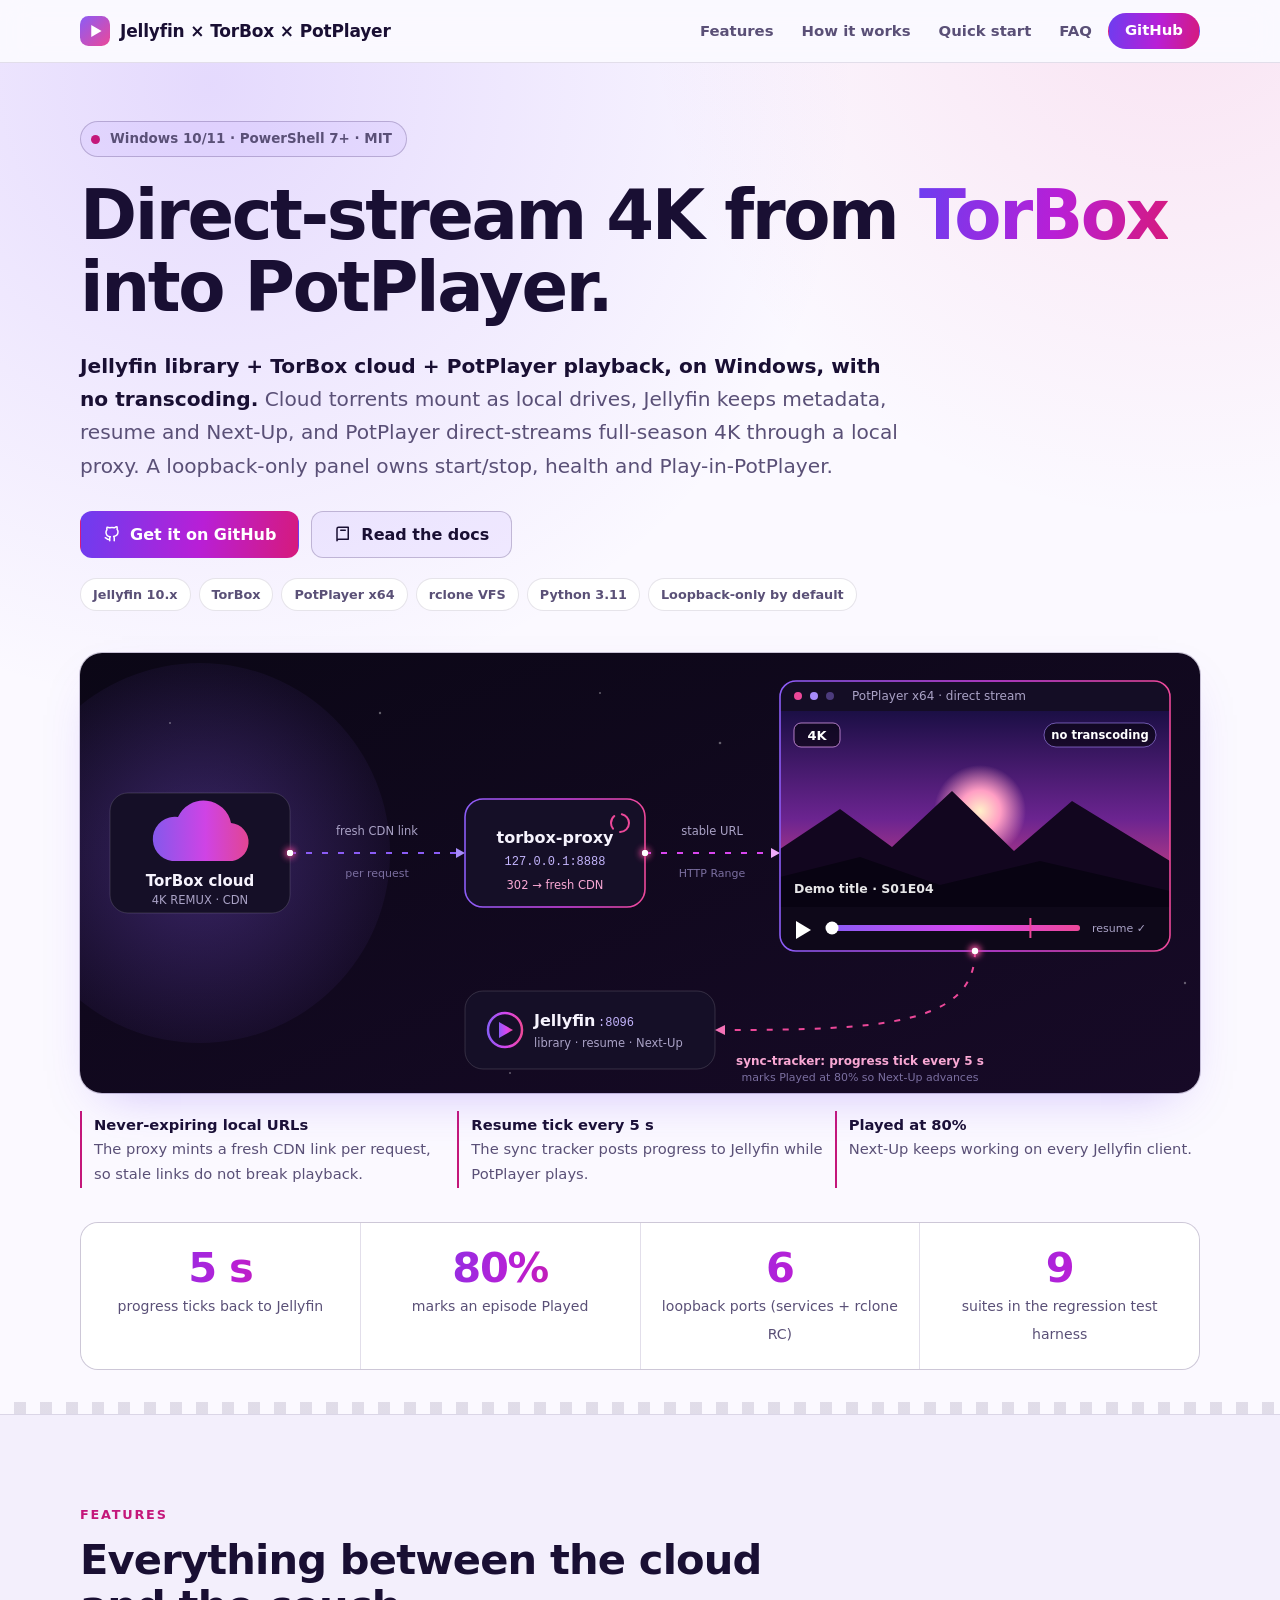
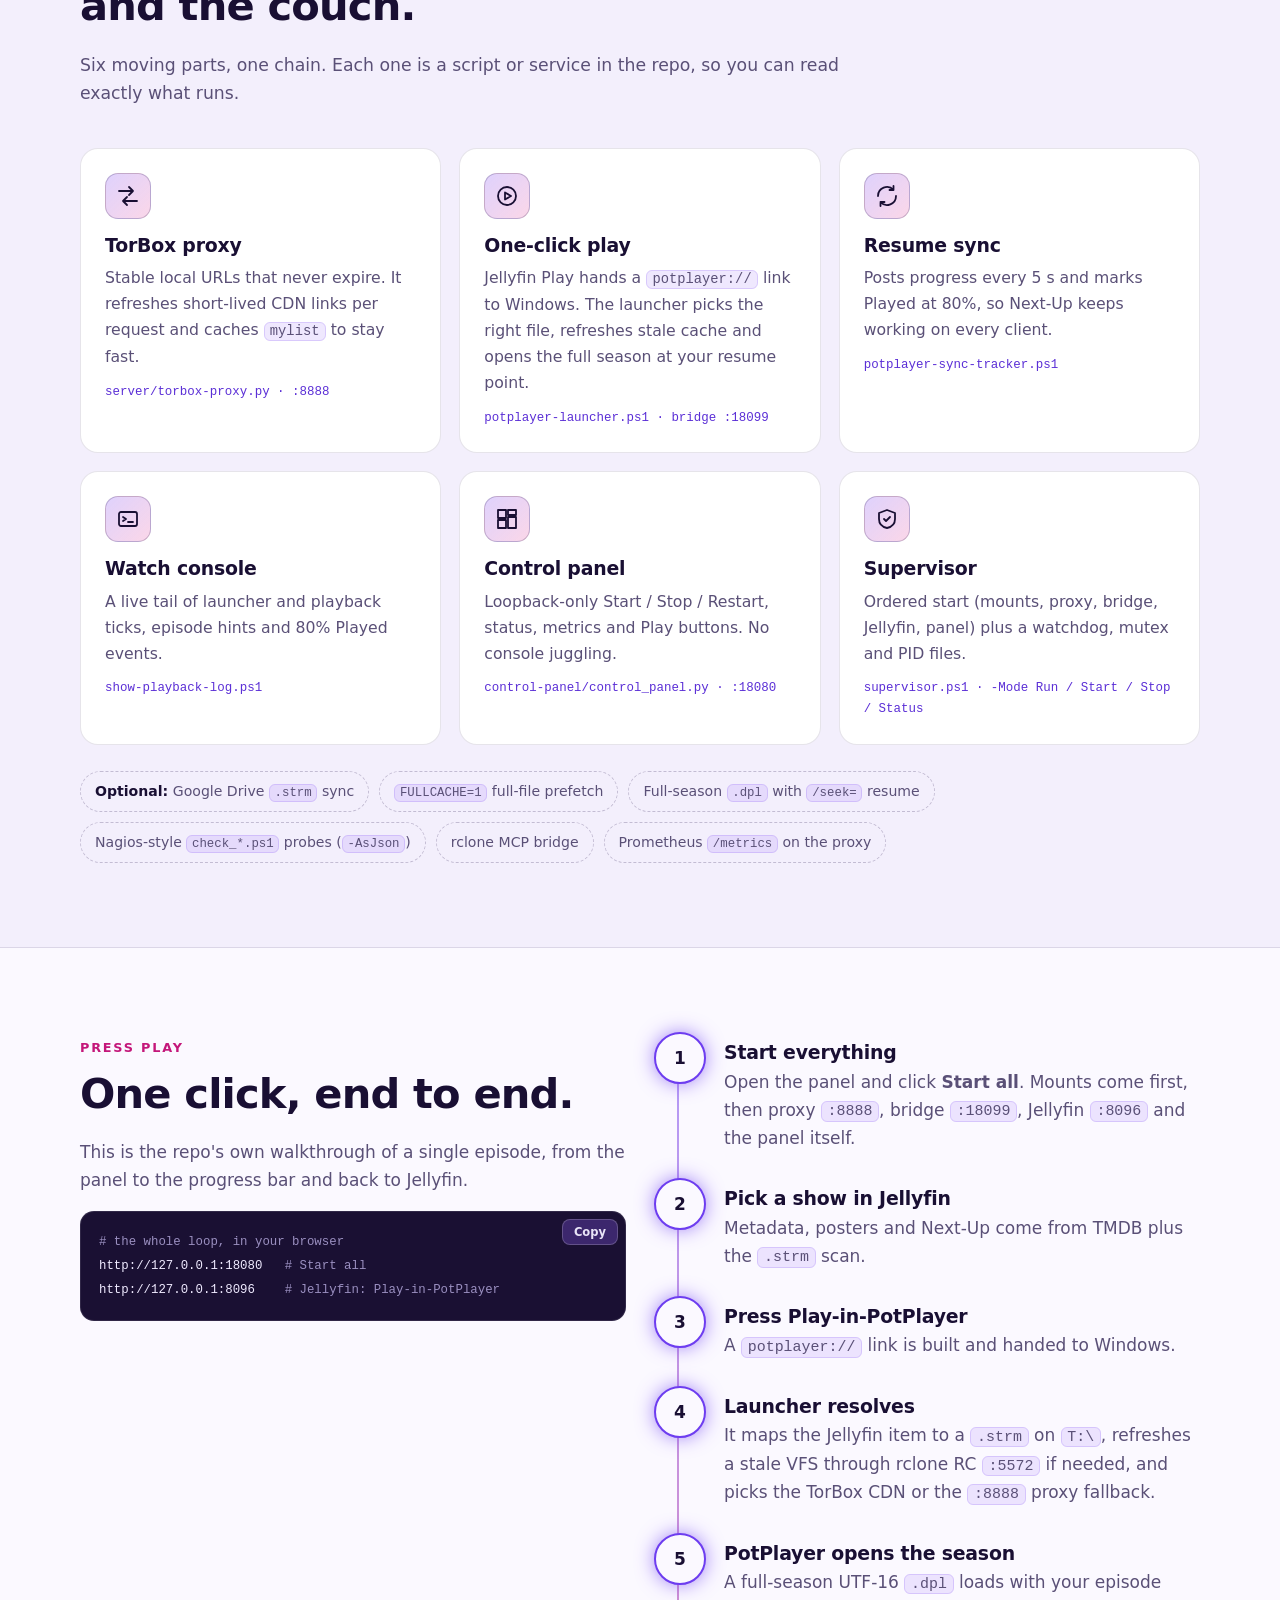
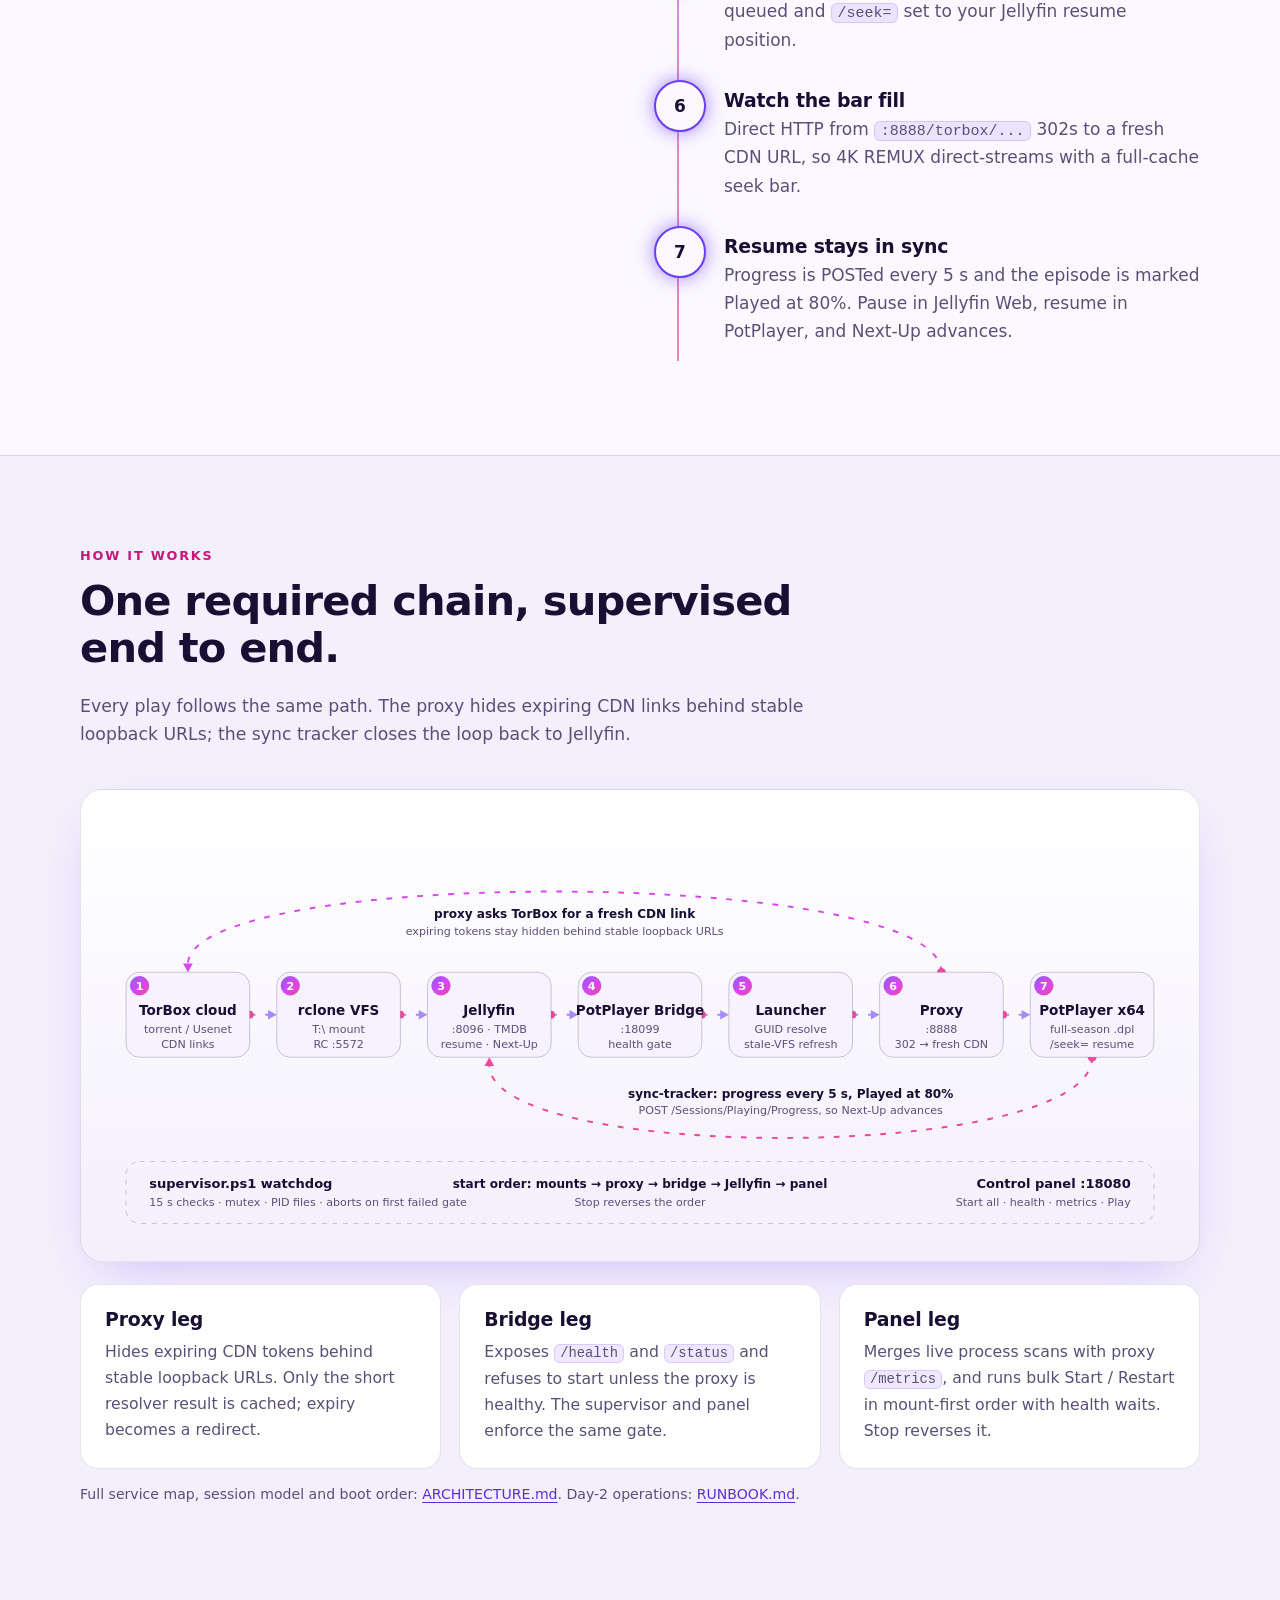
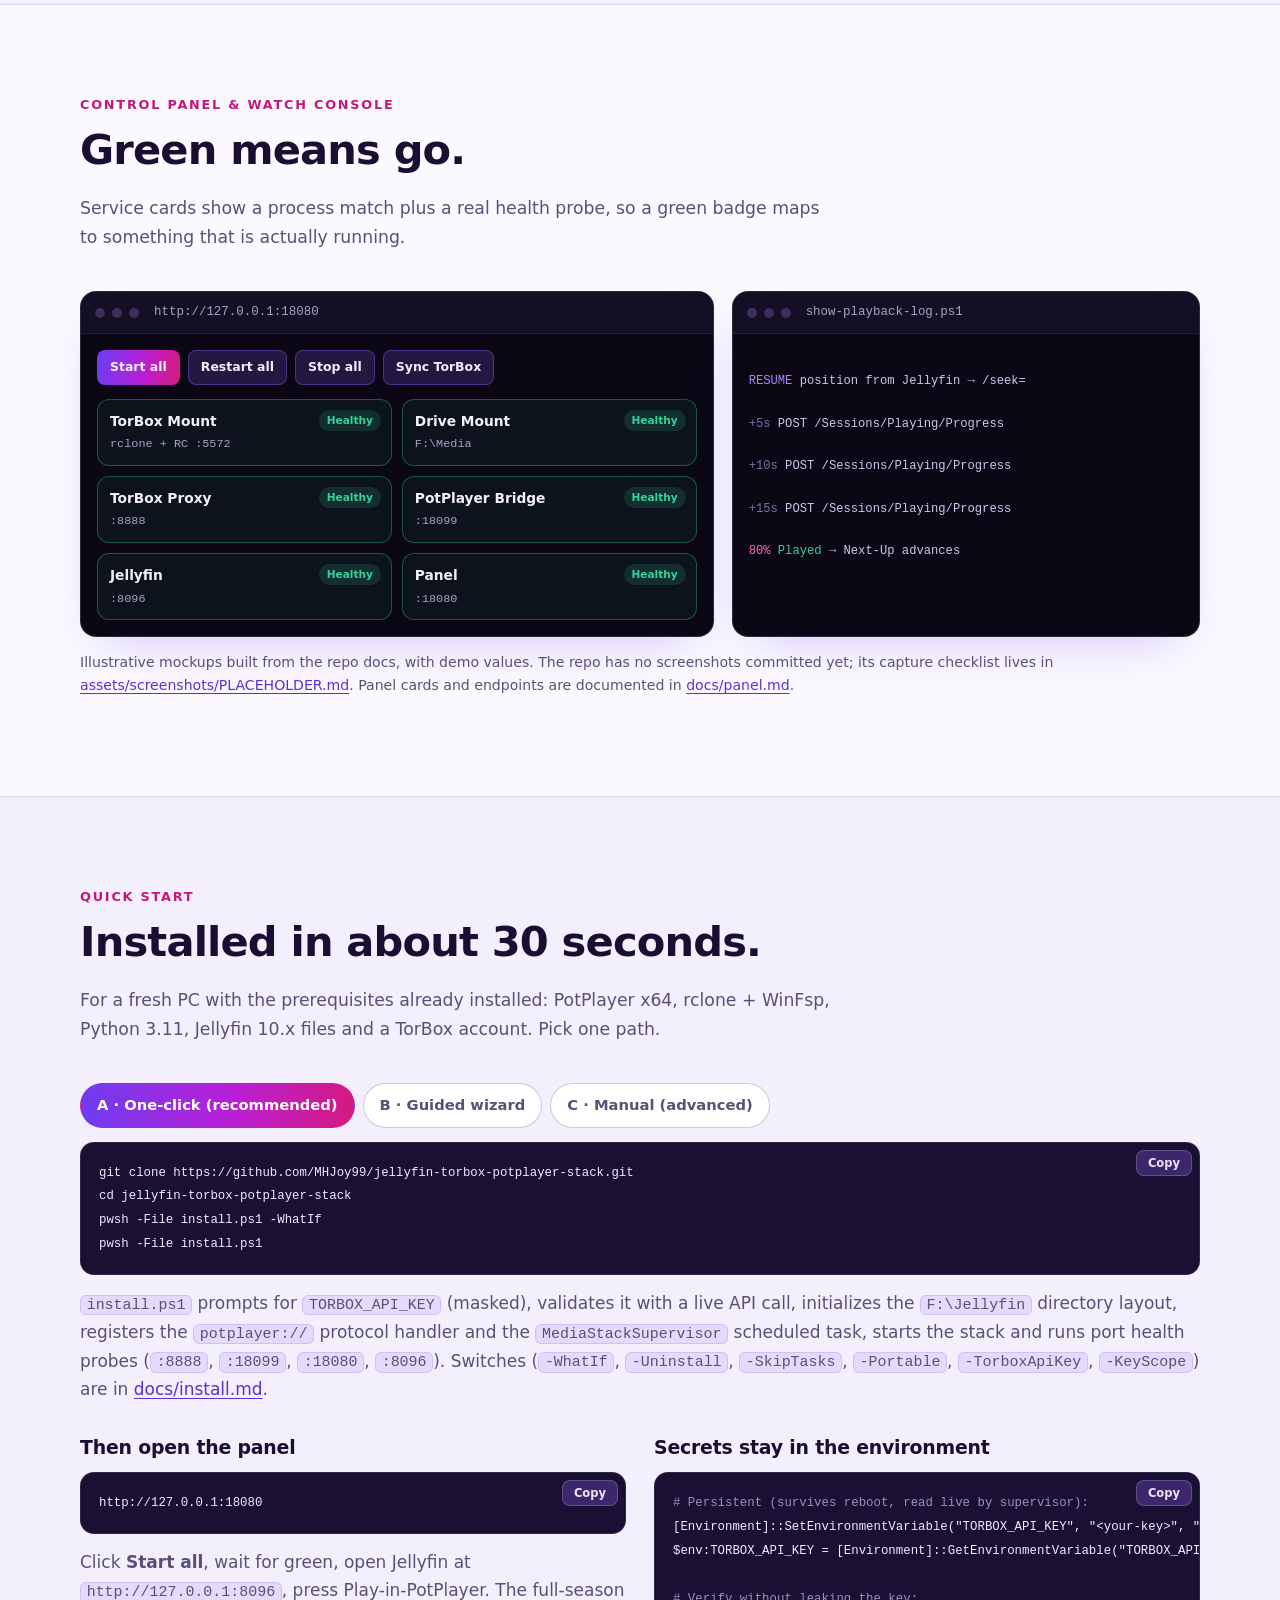
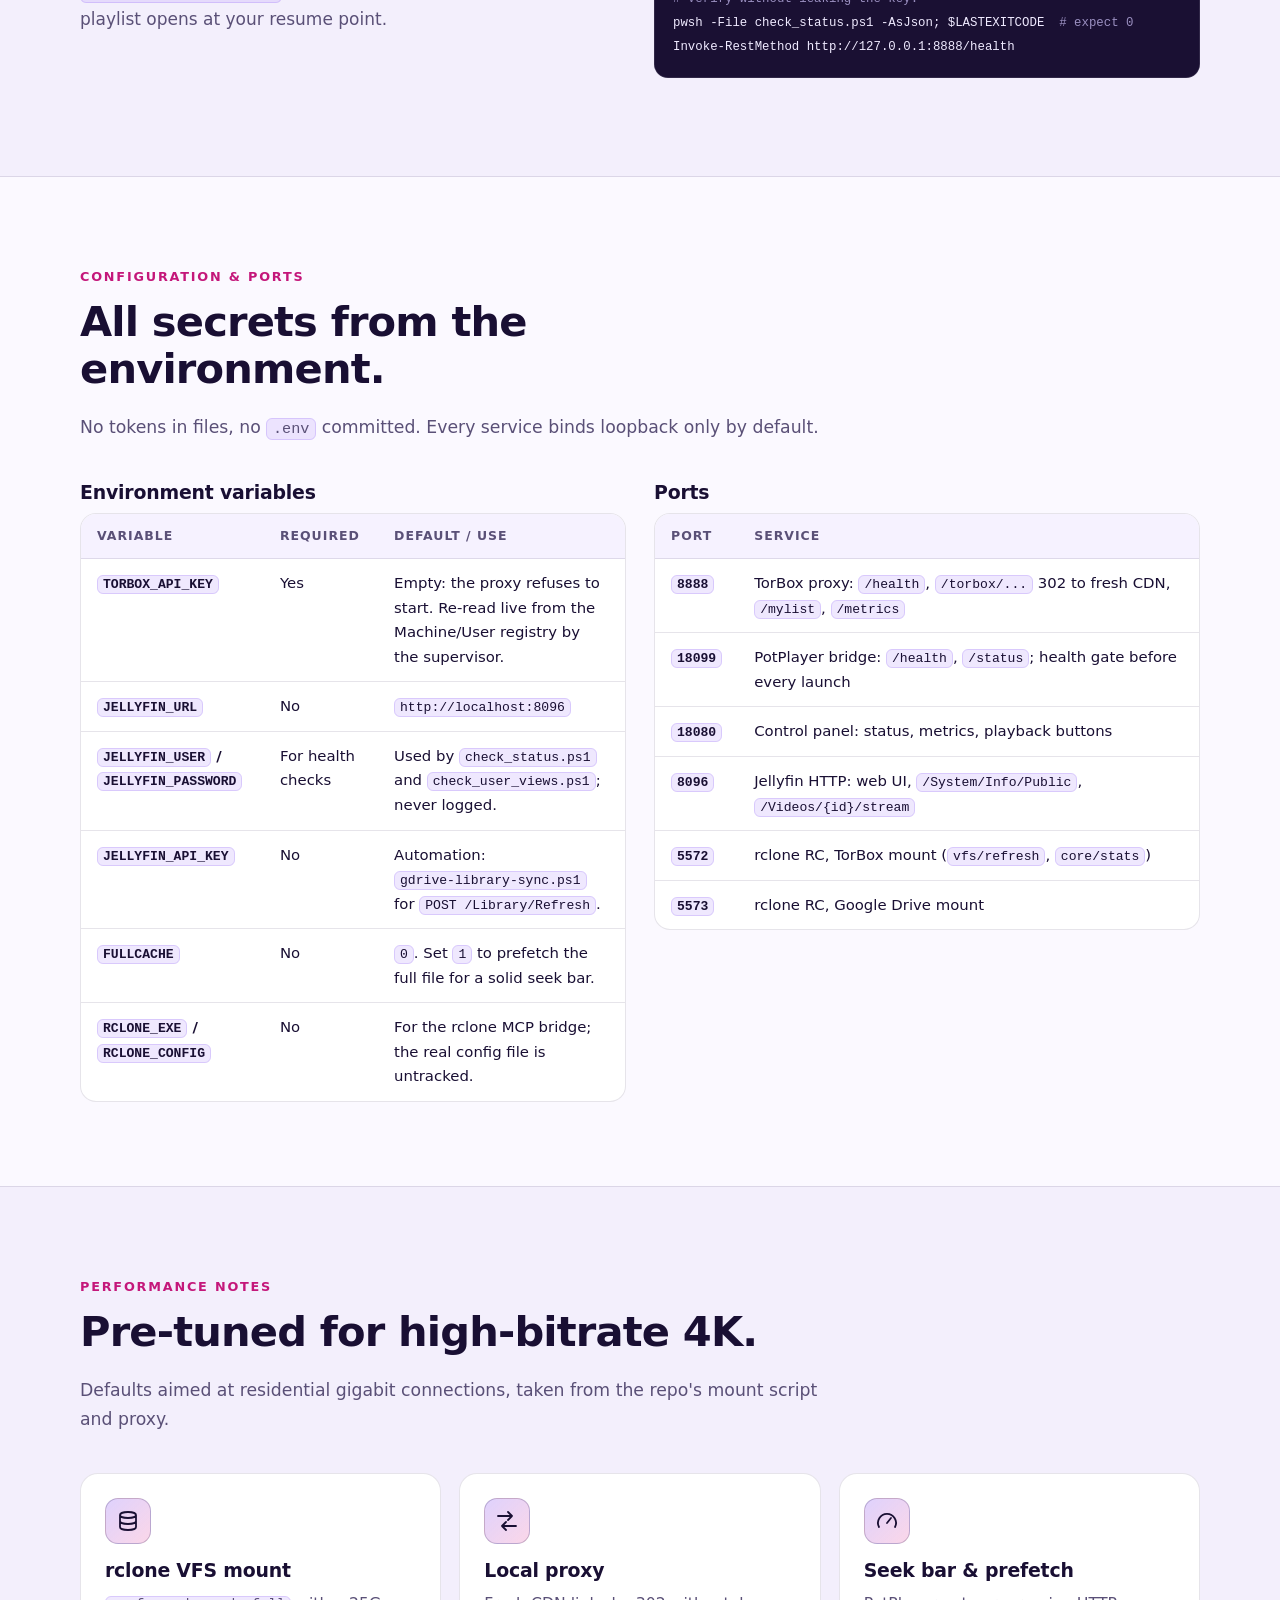
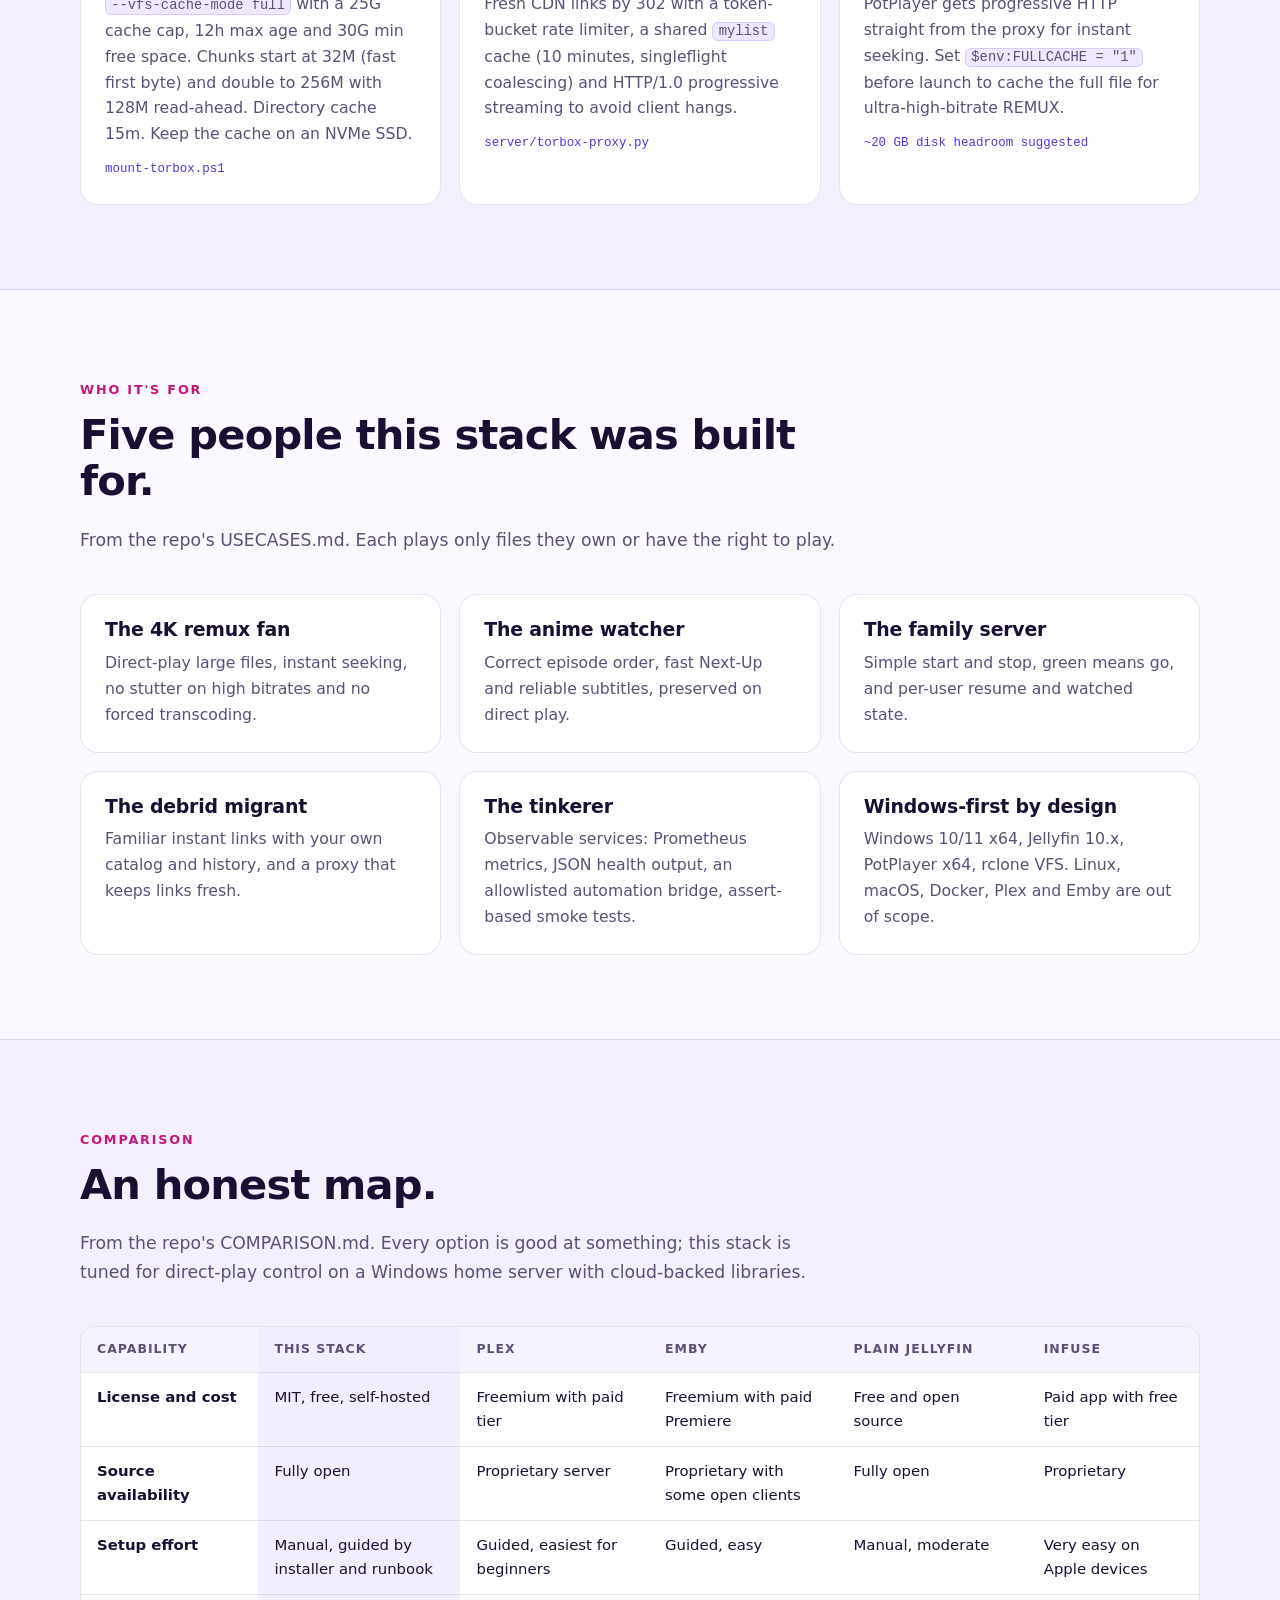
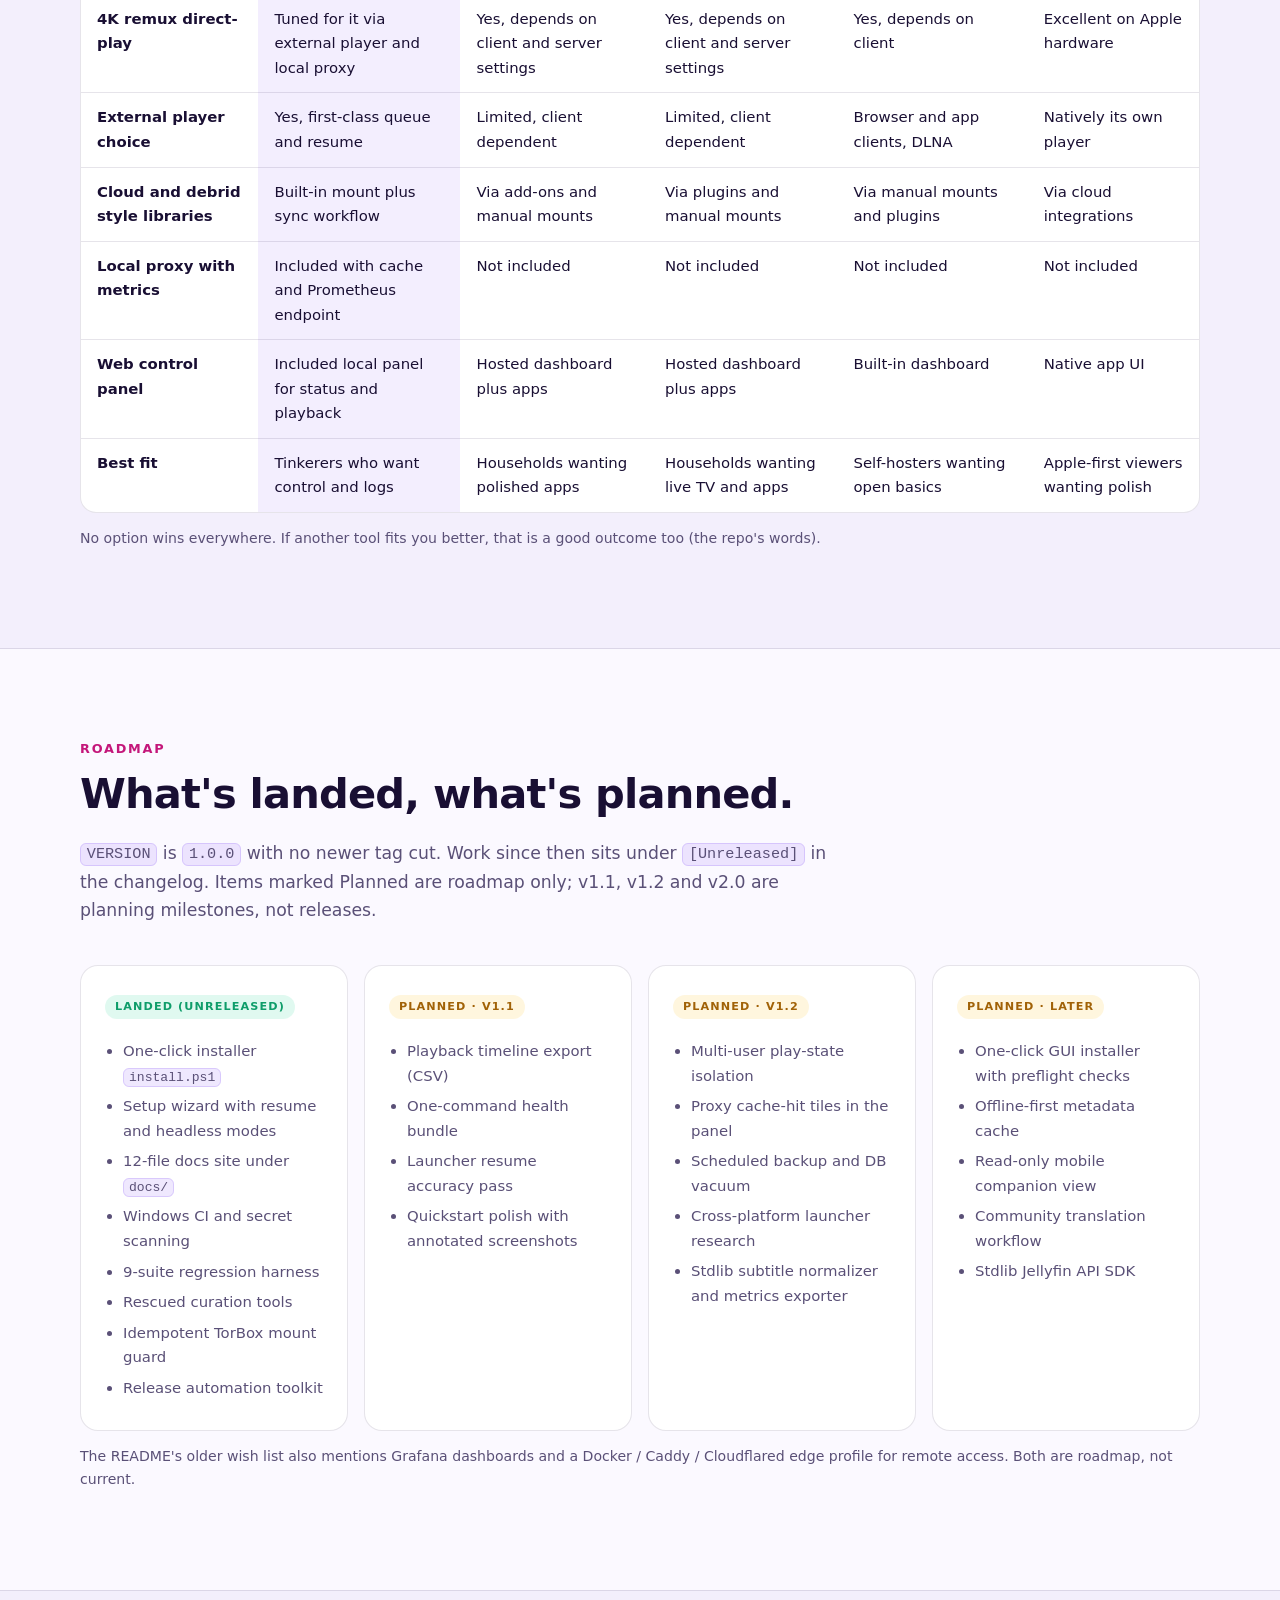
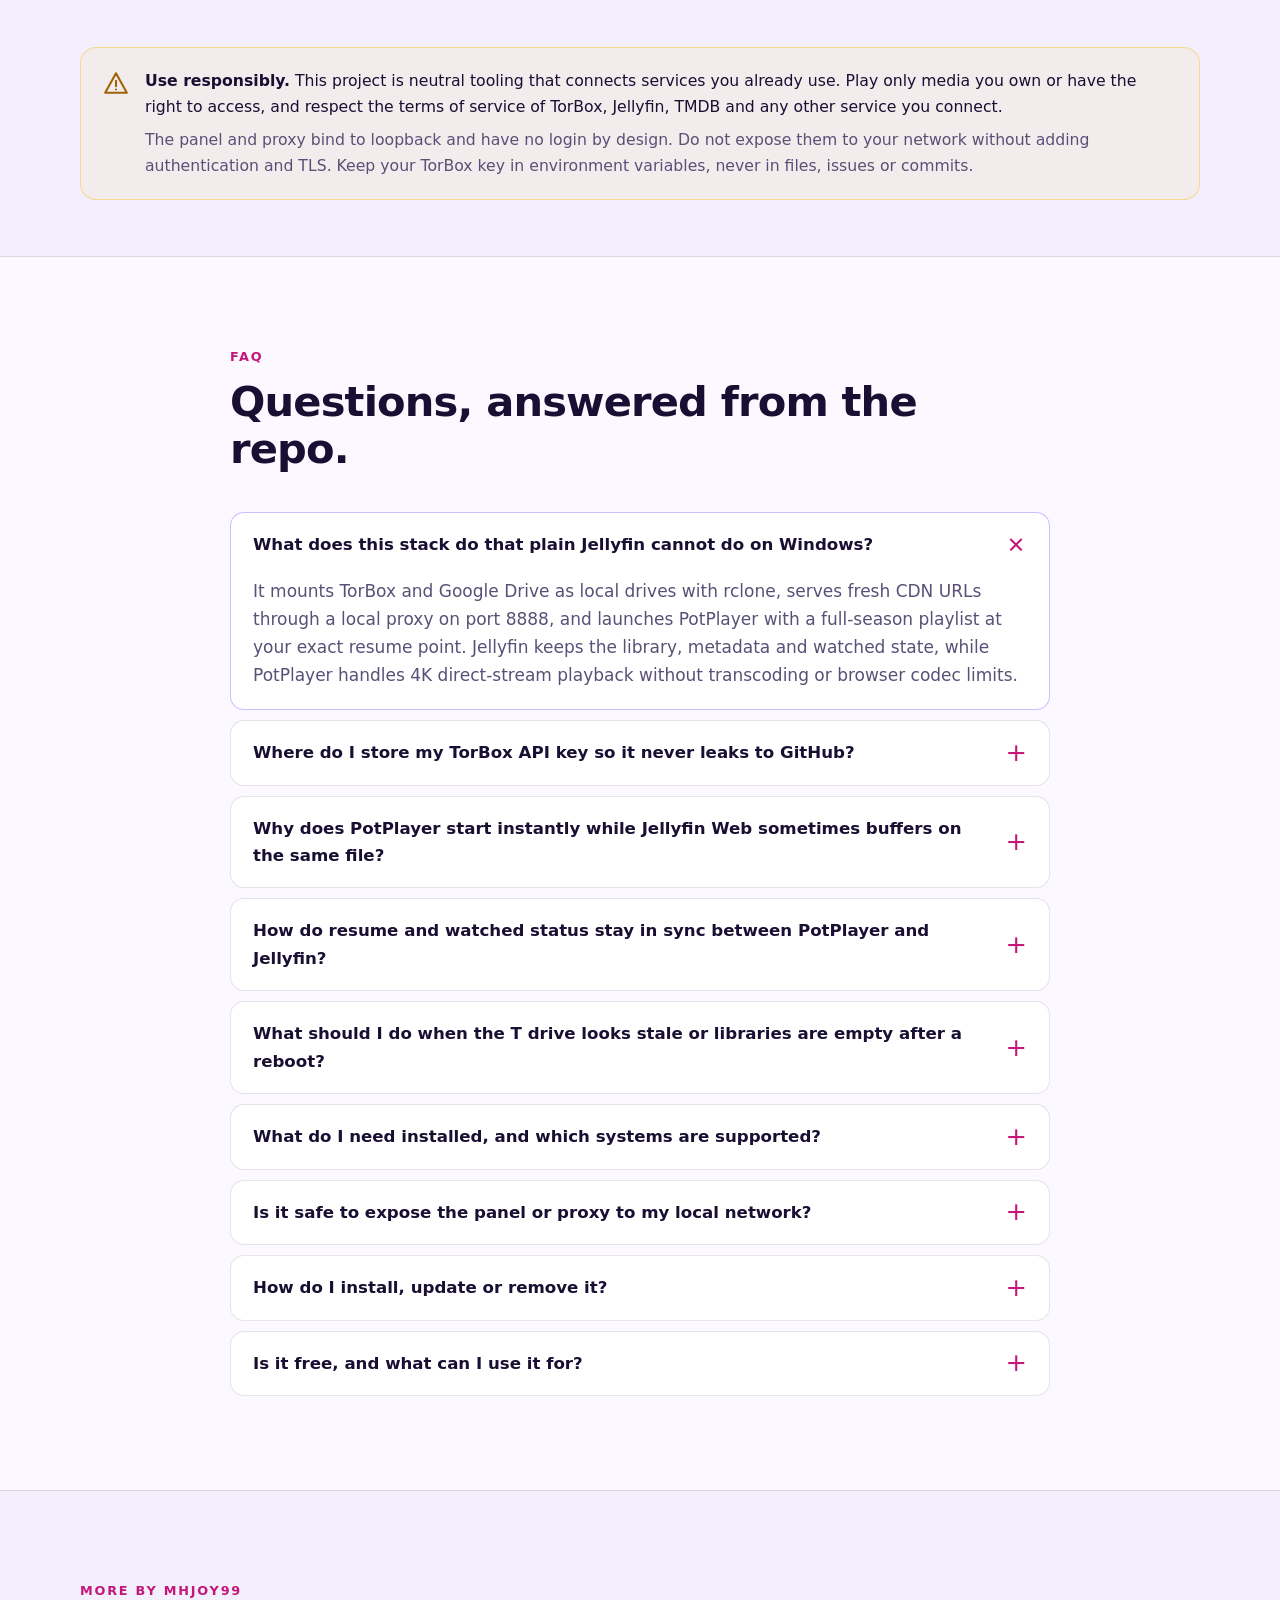
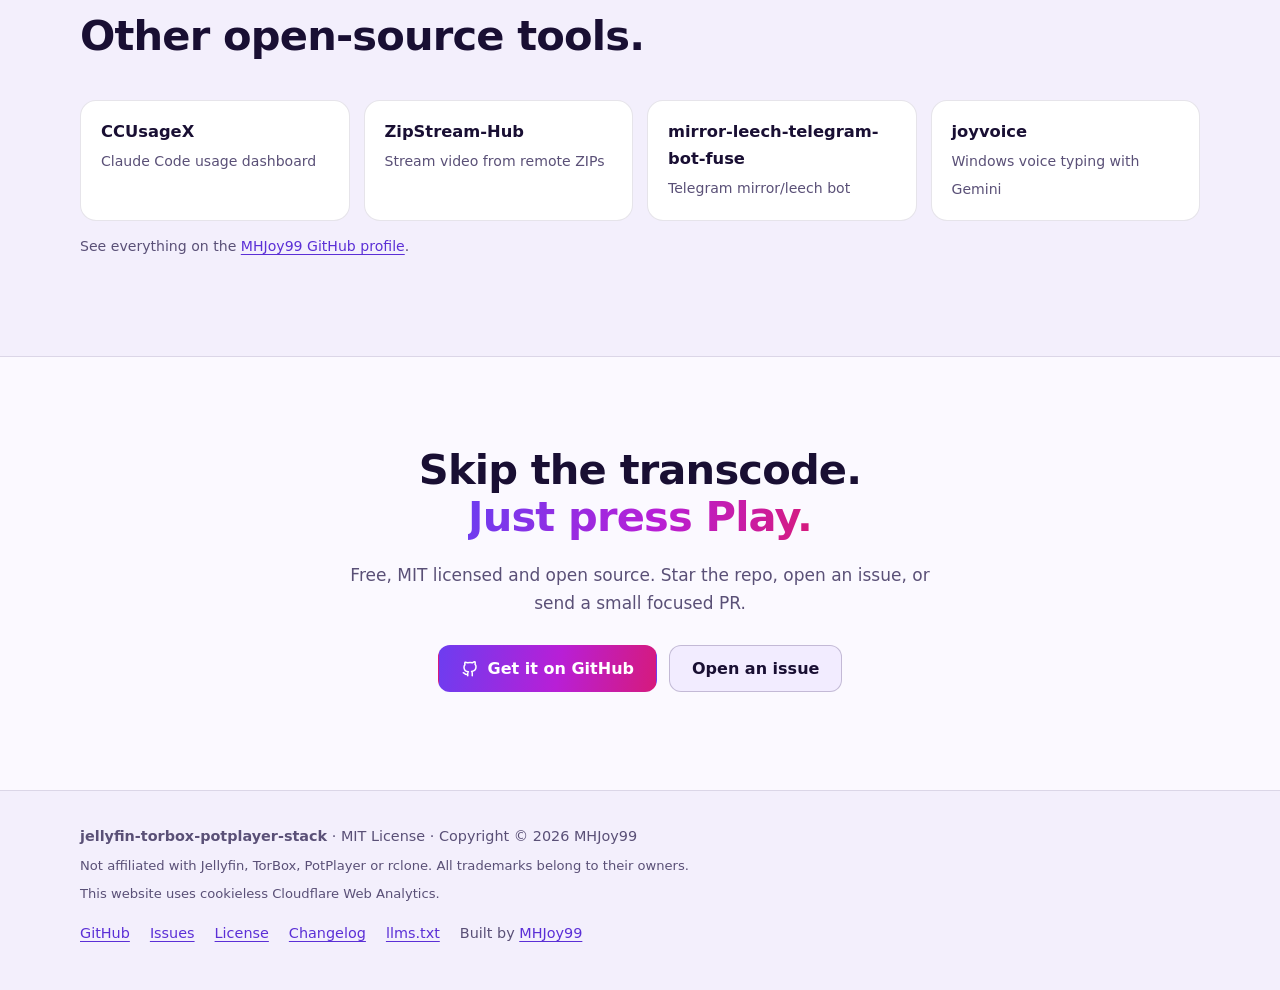
<file: index.html>
<!doctype html>
<html lang="en">
<head>
<meta charset="utf-8">
<title>Jellyfin + TorBox + PotPlayer Stack for Windows</title>
<meta name="description" content="Windows home-theater stack: TorBox mounted via rclone, Jellyfin library, PotPlayer direct-streams 4K with resume sync and a control panel. MIT.">
<link rel="canonical" href="https://mhjoy99.github.io/jellyfin-torbox-potplayer-stack/">
<meta name="robots" content="index, follow, max-image-preview:large, max-snippet:-1">
<meta name="author" content="MHJoy99">
<meta name="keywords" content="Jellyfin TorBox PotPlayer, Jellyfin PotPlayer resume sync, TorBox rclone mount Windows, direct-stream 4K Windows, Jellyfin external player, no transcoding">
<meta name="viewport" content="width=device-width, initial-scale=1">
<meta name="theme-color" content="#fbf9ff" media="(prefers-color-scheme: light)">
<meta name="theme-color" content="#07050c" media="(prefers-color-scheme: dark)">
<link rel="icon" type="image/svg+xml" href="favicon.svg">
<meta property="og:type" content="website">
<meta property="og:site_name" content="jellyfin-torbox-potplayer-stack">
<meta property="og:title" content="Jellyfin + TorBox + PotPlayer Stack for Windows">
<meta property="og:description" content="Windows home-theater stack: TorBox mounted via rclone, Jellyfin library, PotPlayer direct-streams 4K with resume sync and a control panel. MIT.">
<meta property="og:url" content="https://mhjoy99.github.io/jellyfin-torbox-potplayer-stack/">
<meta property="og:image" content="https://mhjoy99.github.io/jellyfin-torbox-potplayer-stack/og-image.png">
<meta property="og:image:width" content="1200">
<meta property="og:image:height" content="630">
<meta property="og:image:alt" content="A 4K title streaming from TorBox through a local proxy into PotPlayer, with resume sync back to Jellyfin">
<meta property="og:locale" content="en_US">
<meta name="twitter:card" content="summary_large_image">
<meta name="twitter:title" content="Jellyfin + TorBox + PotPlayer Stack for Windows">
<meta name="twitter:description" content="Windows home-theater stack: TorBox mounted via rclone, Jellyfin library, PotPlayer direct-streams 4K with resume sync and a control panel. MIT.">
<meta name="twitter:image" content="https://mhjoy99.github.io/jellyfin-torbox-potplayer-stack/og-image.png">
<meta name="twitter:image:alt" content="A 4K title streaming from TorBox through a local proxy into PotPlayer, with resume sync back to Jellyfin">
<script type="application/ld+json">
{
  "@context": "https://schema.org",
  "@type": "SoftwareApplication",
  "@id": "https://mhjoy99.github.io/jellyfin-torbox-potplayer-stack/#app",
  "name": "jellyfin-torbox-potplayer-stack",
  "alternateName": "Jellyfin + TorBox + PotPlayer Stack for Windows",
  "url": "https://mhjoy99.github.io/jellyfin-torbox-potplayer-stack/",
  "description": "Windows home-theater stack that mounts TorBox cloud torrents as local drives with rclone, keeps the library in Jellyfin, and direct-streams 4K in PotPlayer through a local proxy with resume sync, a supervisor and a loopback-only control panel. No transcoding.",
  "applicationCategory": "MultimediaApplication",
  "operatingSystem": "Windows 10, Windows 11",
  "softwareRequirements": "PowerShell 7+, Python 3.11, Jellyfin Server 10.x, PotPlayer x64, rclone with WinFsp, TorBox account",
  "offers": {
    "@type": "Offer",
    "price": "0",
    "priceCurrency": "USD"
  },
  "license": "https://opensource.org/licenses/MIT",
  "isAccessibleForFree": true,
  "codeRepository": "https://github.com/MHJoy99/jellyfin-torbox-potplayer-stack",
  "downloadUrl": "https://github.com/MHJoy99/jellyfin-torbox-potplayer-stack",
  "installUrl": "https://github.com/MHJoy99/jellyfin-torbox-potplayer-stack#-30-second-quickstart",
  "image": "https://mhjoy99.github.io/jellyfin-torbox-potplayer-stack/og-image.png",
  "featureList": [
    "TorBox proxy with never-expiring local URLs and fresh CDN links",
    "One-click Play-in-PotPlayer via potplayer:// links with full-season playlists",
    "Resume sync: progress posted to Jellyfin every 5 seconds, Played at 80%",
    "Live watch console for playback ticks",
    "Loopback-only web control panel",
    "Supervisor with ordered start and watchdog"
  ],
  "author": {
    "@type": "Person",
    "name": "MHJoy99",
    "url": "https://github.com/MHJoy99"
  }
}
</script>
<script type="application/ld+json">
{
  "@context": "https://schema.org",
  "@type": "FAQPage",
  "@id": "https://mhjoy99.github.io/jellyfin-torbox-potplayer-stack/#faq",
  "mainEntity": [
    {
      "@type": "Question",
      "name": "What does this stack do that plain Jellyfin cannot do on Windows?",
      "acceptedAnswer": {
        "@type": "Answer",
        "text": "It mounts TorBox and Google Drive as local drives with rclone, serves fresh CDN URLs through a local proxy on port 8888, and launches PotPlayer with a full-season playlist at your exact resume point. Jellyfin keeps the library, metadata and watched state, while PotPlayer handles 4K direct-stream playback without transcoding or browser codec limits."
      }
    },
    {
      "@type": "Question",
      "name": "Where do I store my TorBox API key so it never leaks to GitHub?",
      "acceptedAnswer": {
        "@type": "Answer",
        "text": "Store it only as a Windows environment variable named TORBOX_API_KEY at User or Machine scope, then restart the proxy and supervisor so child processes inherit it. Never paste the key into scripts, configs, issues or commits. The proxy refuses to start when the variable is empty, and rotation means updating the environment plus registry and restarting the services."
      }
    },
    {
      "@type": "Question",
      "name": "Why does PotPlayer start instantly while Jellyfin Web sometimes buffers on the same file?",
      "acceptedAnswer": {
        "@type": "Answer",
        "text": "Jellyfin Web often remuxes or transcodes high-bitrate 4K REMUX files because of browser codec and subtitle limits, which costs CPU and adds buffering. PotPlayer direct-streams the original file over HTTP from the local TorBox proxy, so it seeks instantly with a full-cache bar and uses negligible server CPU while preserving the original video, audio and subtitle tracks."
      }
    },
    {
      "@type": "Question",
      "name": "How do resume and watched status stay in sync between PotPlayer and Jellyfin?",
      "acceptedAnswer": {
        "@type": "Answer",
        "text": "A lightweight tracker posts the playback position to the Jellyfin Sessions Playing Progress endpoint every five seconds while PotPlayer runs. When you pass eighty percent, it marks the episode Played, so Next-Up advances and other clients resume correctly. You can verify it live in the watch console, show-playback-log.ps1."
      }
    },
    {
      "@type": "Question",
      "name": "What should I do when the T drive looks stale or libraries are empty after a reboot?",
      "acceptedAnswer": {
        "@type": "Answer",
        "text": "Start the mounts before Jellyfin, because a scan that races a downed VFS indexes stub files and empty views. Verify the drive paths exist, refresh the rclone RC cache on ports 5572 and 5573, confirm proxy health on port 8888, then trigger a Jellyfin library refresh. The included check scripts return Nagios-style exit codes and JSON for fast automated checks."
      }
    },
    {
      "@type": "Question",
      "name": "What do I need installed, and which systems are supported?",
      "acceptedAnswer": {
        "@type": "Answer",
        "text": "Windows 10 or 11 x64 with PowerShell 7+, Jellyfin Server 10.x, PotPlayer x64 with the potplayer protocol registered, rclone with WinFsp and TorBox and Google Drive remotes, a TorBox API key, and Python 3.11 for the proxy, bridge and panel. Linux, macOS, Docker, Plex, Emby and remote hosting are not in scope. Google Drive sync is optional and TorBox is the primary cloud."
      }
    },
    {
      "@type": "Question",
      "name": "Is it safe to expose the panel or proxy to my local network?",
      "acceptedAnswer": {
        "@type": "Answer",
        "text": "No. Both bind to localhost with no login by design, so anyone on the network could control playback or services. Do not expose them without adding authentication and TLS. A Caddy or Cloudflared edge profile for secure remote access is on the roadmap, not part of the current release."
      }
    },
    {
      "@type": "Question",
      "name": "How do I install, update or remove it?",
      "acceptedAnswer": {
        "@type": "Answer",
        "text": "Clone the repository and run pwsh -File install.ps1, using -WhatIf first to preview every planned action. The guided alternative is setup-wizard.ps1. To update, stop the stack, pull the latest branch, re-run the installer and re-run the health checks. To remove it, run install.ps1 with -Uninstall. The full lifecycle is in docs/install.md."
      }
    },
    {
      "@type": "Question",
      "name": "Is it free, and what can I use it for?",
      "acceptedAnswer": {
        "@type": "Answer",
        "text": "Yes. It is MIT licensed and free to use, modify and distribute, with no warranty. You need your own Jellyfin install, PotPlayer, rclone and a TorBox account. Use it responsibly: play only media you own or have the right to access, and respect the terms of service of TorBox, Jellyfin and any other service you connect. It is not affiliated with those projects."
      }
    }
  ]
}
</script>
<script type="application/ld+json">
{
  "@context": "https://schema.org",
  "@type": "BreadcrumbList",
  "itemListElement": [
    {
      "@type": "ListItem",
      "position": 1,
      "name": "MHJoy99",
      "item": "https://github.com/MHJoy99"
    },
    {
      "@type": "ListItem",
      "position": 2,
      "name": "jellyfin-torbox-potplayer-stack",
      "item": "https://mhjoy99.github.io/jellyfin-torbox-potplayer-stack/"
    }
  ]
}
</script>
<script>document.documentElement.className+=' js'</script>
<link rel="stylesheet" href="site.css">
</head>
<body>
<a class="skip" href="#main">Skip to content</a>
<svg width="0" height="0" style="position:absolute" aria-hidden="true" focusable="false">
<defs>
<symbol id="i-proxy" viewBox="0 0 24 24"><path d="M3 7h14M13 3l4 4-4 4M21 17H7M11 13l-4 4 4 4"/></symbol>
<symbol id="i-play" viewBox="0 0 24 24"><circle cx="12" cy="12" r="9"/><path d="M10 8.5l6 3.5-6 3.5z"/></symbol>
<symbol id="i-sync" viewBox="0 0 24 24"><path d="M21 12a9 9 0 0 1-15.5 6.2M3 12A9 9 0 0 1 18.5 5.8M18.5 2v4h-4M5.5 22v-4h4"/></symbol>
<symbol id="i-term" viewBox="0 0 24 24"><rect x="3" y="5" width="18" height="14" rx="2"/><path d="M7 10l3 2-3 2M12 15h5"/></symbol>
<symbol id="i-panel" viewBox="0 0 24 24"><path d="M3 3h8v8H3zM13 3h8v5h-8zM13 10h8v11h-8zM3 13h8v8H3z"/></symbol>
<symbol id="i-shield" viewBox="0 0 24 24"><path d="M12 3l8 3v6c0 5-3.5 8-8 9-4.5-1-8-4-8-9V6z"/><path d="M9 12l2 2 4-4"/></symbol>
<symbol id="i-drive" viewBox="0 0 24 24"><path d="M4 6c0-1.7 3.6-3 8-3s8 1.3 8 3-3.6 3-8 3-8-1.3-8-3zM4 6v6c0 1.7 3.6 3 8 3s8-1.3 8-3V6M4 12v6c0 1.7 3.6 3 8 3s8-1.3 8-3v-6"/></symbol>
<symbol id="i-gauge" viewBox="0 0 24 24"><path d="M4 18a9 9 0 1 1 16 0M12 14l4-5"/></symbol>
<symbol id="i-github" viewBox="0 0 24 24"><path d="M9 19c-4 1.5-4-2-6-2m12 4v-3.5a3 3 0 0 0-.8-2.3c2.8-.3 5.8-1.4 5.8-6.2a4.8 4.8 0 0 0-1.3-3.3 4.4 4.4 0 0 0-.1-3.3s-1-.3-3.5 1.3a12 12 0 0 0-6.2 0C6.4 2.7 5.4 3 5.4 3a4.4 4.4 0 0 0-.1 3.3A4.8 4.8 0 0 0 4 9.6c0 4.8 3 5.9 5.8 6.2A3 3 0 0 0 9 18.2V21"/></symbol>
<symbol id="i-book" viewBox="0 0 24 24"><path d="M4 5a2 2 0 0 1 2-2h13v16H6a2 2 0 0 0-2 2zM4 21V5M9 7h6"/></symbol>
<symbol id="i-warn" viewBox="0 0 24 24"><path d="M12 3l10 18H2zM12 10v5M12 18h.01"/></symbol>
<symbol id="i-lock" viewBox="0 0 24 24"><rect x="4" y="11" width="16" height="10" rx="2"/><path d="M8 11V7a4 4 0 0 1 8 0v4"/></symbol>
</defs>
</svg>

<header class="nav">
  <div class="wrap">
    <a class="brand" href="#top" aria-label="jellyfin-torbox-potplayer-stack home">
      <svg viewBox="0 0 32 32" aria-hidden="true"><defs><linearGradient id="lg" x1="0" y1="0" x2="1" y2="1"><stop offset="0" stop-color="#8b5cf6"/><stop offset="1" stop-color="#ec4899"/></linearGradient></defs><rect width="32" height="32" rx="9" fill="url(#lg)"/><path d="M12 9.5v13l11-6.5z" fill="#fff"/></svg>
      <span>Jellyfin &times; TorBox &times; PotPlayer</span>
    </a>
    <ul>
      <li><a href="#features">Features</a></li>
      <li><a href="#how">How it works</a></li>
      <li><a href="#quickstart">Quick start</a></li>
      <li><a href="#faq">FAQ</a></li>
      <li class="keep"><a class="btn primary" href="https://github.com/MHJoy99/jellyfin-torbox-potplayer-stack">GitHub</a></li>
    </ul>
  </div>
</header>

<main id="main">
<div id="top"></div>
<section class="hero" aria-labelledby="h1">
  <div class="wrap">
    <span class="eyebrow"><i></i>Windows 10/11 &middot; PowerShell 7+ &middot; MIT</span>
    <h1 id="h1">Direct-stream 4K from <span class="grad">TorBox</span><span class="br"> into PotPlayer.</span></h1>
    <p class="lede"><b>Jellyfin library + TorBox cloud + PotPlayer playback, on Windows, with no transcoding.</b> Cloud torrents mount as local drives, Jellyfin keeps metadata, resume and Next-Up, and PotPlayer direct-streams full-season 4K through a local proxy. A loopback-only panel owns start/stop, health and Play-in-PotPlayer.</p>
    <div class="cta">
      <a class="btn primary" href="https://github.com/MHJoy99/jellyfin-torbox-potplayer-stack"><svg fill="none" stroke="currentColor" stroke-width="2" stroke-linecap="round" stroke-linejoin="round" aria-hidden="true"><use href="#i-github"/></svg>Get it on GitHub</a>
      <a class="btn" href="https://github.com/MHJoy99/jellyfin-torbox-potplayer-stack/blob/main/docs/index.md"><svg fill="none" stroke="currentColor" stroke-width="2" stroke-linecap="round" stroke-linejoin="round" aria-hidden="true"><use href="#i-book"/></svg>Read the docs</a>
    </div>
    <div class="chips" aria-label="At a glance">
      <span class="chip">Jellyfin 10.x</span><span class="chip">TorBox</span><span class="chip">PotPlayer x64</span><span class="chip">rclone VFS</span><span class="chip">Python 3.11</span><span class="chip">Loopback-only by default</span>
    </div>
    <div class="stage">
<svg class="hsv" viewBox="0 0 1120 440" xmlns="http://www.w3.org/2000/svg" role="img" aria-labelledby="hvt hvd">
<title id="hvt">A 4K title streaming from TorBox through the local proxy into PotPlayer</title>
<desc id="hvd">Animated diagram: the TorBox cloud hands a fresh CDN link to the local proxy on port 8888, the proxy serves a never-expiring local URL to PotPlayer, which plays a 4K title with no transcoding. A sync tracker posts progress to Jellyfin every 5 seconds and marks the episode Played at 80 percent.</desc>
<defs>
<linearGradient id="hg" x1="0" y1="0" x2="1" y2="0"><stop offset="0" stop-color="#8b5cf6"/><stop offset=".55" stop-color="#d946ef"/><stop offset="1" stop-color="#ec4899"/></linearGradient>
<linearGradient id="hbg" x1="0" y1="0" x2="1" y2="1"><stop offset="0" stop-color="#0b0716"/><stop offset="1" stop-color="#170a27"/></linearGradient>
<linearGradient id="hsc" x1="0" y1="0" x2="0" y2="1"><stop offset="0" stop-color="#1b0f45"/><stop offset=".55" stop-color="#6b2490"/><stop offset="1" stop-color="#e5487f"/></linearGradient>
<radialGradient id="hsun"><stop offset="0" stop-color="#fff1c9"/><stop offset=".45" stop-color="#ff9ec4"/><stop offset="1" stop-color="#ff9ec4" stop-opacity="0"/></radialGradient>
<radialGradient id="hcl" cx=".5" cy=".5" r=".6"><stop offset="0" stop-color="#8b5cf6" stop-opacity=".35"/><stop offset="1" stop-color="#8b5cf6" stop-opacity="0"/></radialGradient>
<filter id="hgl" x="-100%" y="-100%" width="300%" height="300%"><feGaussianBlur stdDeviation="3"/></filter>
<clipPath id="hwin"><rect x="700" y="28" width="390" height="270" rx="16"/></clipPath>
</defs>
<rect width="1120" height="440" fill="url(#hbg)"/>
<circle cx="120" cy="200" r="190" fill="url(#hcl)"/>
<g fill="#fff" opacity=".35"><circle cx="300" cy="60" r="1.2"/><circle cx="520" cy="40" r="1"/><circle cx="640" cy="90" r="1.3"/><circle cx="90" cy="70" r="1"/><circle cx="1105" cy="330" r="1.2"/><circle cx="430" cy="420" r="1"/></g>

<!-- TorBox cloud -->
<rect x="30" y="140" width="180" height="120" rx="18" fill="#150f27" stroke="rgba(255,255,255,.14)"/>
<path d="M92 208h56a19 19 0 0 0 3-38 28 28 0 0 0-53-6 22 22 0 0 0-6 44z" fill="url(#hg)" opacity=".95"/>
<text x="120" y="233" text-anchor="middle" font-size="15" font-weight="700" fill="#f6f3fd" font-family="inherit">TorBox cloud</text>
<text x="120" y="251" text-anchor="middle" font-size="11.5" fill="#aaa2c6" font-family="inherit">4K REMUX · CDN</text>

<!-- flow 1 -->
<path class="flow" d="M210 200H377" stroke="#8b5cf6" stroke-width="2" fill="none"/>
<polygon points="385,200 376,195 376,205" fill="#a78bfa"/>
<text x="297" y="182" text-anchor="middle" font-size="11.5" fill="#aaa2c6" font-family="inherit">fresh CDN link</text>
<text x="297" y="224" text-anchor="middle" font-size="11" fill="#7b6fa0" font-family="inherit">per request</text>
<g filter="url(#hgl)" opacity=".9"><circle class="pkt" style="offset-path:path('M210 200H385')" r="5" fill="#ec4899"/><circle class="pkt" style="offset-path:path('M210 200H385');--d:.87s" r="5" fill="#ec4899"/><circle class="pkt" style="offset-path:path('M210 200H385');--d:1.74s" r="5" fill="#ec4899"/></g>
<circle class="pkt" style="offset-path:path('M210 200H385')" r="3" fill="#fff"/><circle class="pkt" style="offset-path:path('M210 200H385');--d:.87s" r="3" fill="#fff"/><circle class="pkt" style="offset-path:path('M210 200H385');--d:1.74s" r="3" fill="#fff"/>

<!-- proxy -->
<rect x="385" y="146" width="180" height="108" rx="18" fill="#150f27" stroke="url(#hg)" stroke-width="1.6"/>
<circle class="spin" cx="540" cy="170" r="9" fill="none" stroke="#ec4899" stroke-width="2" stroke-dasharray="14 8" stroke-linecap="round"/>
<text x="475" y="190" text-anchor="middle" font-size="16" font-weight="800" fill="#f6f3fd" font-family="inherit">torbox-proxy</text>
<text x="475" y="212" text-anchor="middle" font-size="12" fill="#c4b5fd" font-family="Consolas,ui-monospace,monospace">127.0.0.1:8888</text>
<text x="475" y="236" text-anchor="middle" font-size="11.5" fill="#f9a8d4" font-family="inherit">302 → fresh CDN</text>

<!-- flow 2 -->
<path class="flow" d="M565 200H692" stroke="#d946ef" stroke-width="2" fill="none"/>
<polygon points="700,200 691,195 691,205" fill="#f0abfc"/>
<text x="632" y="182" text-anchor="middle" font-size="11.5" fill="#aaa2c6" font-family="inherit">stable URL</text>
<text x="632" y="224" text-anchor="middle" font-size="11" fill="#7b6fa0" font-family="inherit">HTTP Range</text>
<g filter="url(#hgl)" opacity=".9"><circle class="pkt" style="offset-path:path('M565 200H700');--d:.4s" r="5" fill="#ec4899"/><circle class="pkt" style="offset-path:path('M565 200H700');--d:1.3s" r="5" fill="#ec4899"/></g>
<circle class="pkt" style="offset-path:path('M565 200H700');--d:.4s" r="3" fill="#fff"/><circle class="pkt" style="offset-path:path('M565 200H700');--d:1.3s" r="3" fill="#fff"/>

<!-- PotPlayer window -->
<rect x="700" y="28" width="390" height="270" rx="16" fill="#05030b"/>
<g clip-path="url(#hwin)">
  <rect x="700" y="28" width="390" height="30" fill="#140d25"/>
  <circle cx="718" cy="43" r="4" fill="#ec4899"/><circle cx="734" cy="43" r="4" fill="#a78bfa"/><circle cx="750" cy="43" r="4" fill="#4c3b7d"/>
  <text x="772" y="47" font-size="12" fill="#aaa2c6" font-family="inherit">PotPlayer x64 · direct stream</text>
  <rect x="700" y="58" width="390" height="196" fill="url(#hsc)"/>
  <circle class="sun" cx="900" cy="158" r="46" fill="url(#hsun)"/>
  <polygon points="700,254 700,196 760,156 812,194 872,138 934,198 992,148 1090,208 1090,254" fill="#12061f"/>
  <polygon points="700,254 700,224 780,204 860,232 960,208 1090,238 1090,254" fill="#080312"/>
  <rect x="700" y="254" width="390" height="44" fill="#0e0819"/>
</g>
<rect x="700" y="28" width="390" height="270" rx="16" fill="none" stroke="url(#hg)" stroke-width="1.6"/>
<rect x="714" y="70" width="46" height="24" rx="7" fill="rgba(0,0,0,.55)" stroke="#f0abfc" stroke-opacity=".7"/>
<text x="737" y="87" text-anchor="middle" font-size="13" font-weight="800" fill="#fff" font-family="inherit">4K</text>
<rect x="964" y="70" width="112" height="24" rx="12" fill="rgba(0,0,0,.55)" stroke="#a78bfa" stroke-opacity=".6"/>
<text x="1020" y="86" text-anchor="middle" font-size="11.5" font-weight="700" fill="#fff" font-family="inherit">no transcoding</text>
<text x="714" y="240" font-size="12.5" font-weight="600" fill="#fff" opacity=".9" font-family="inherit">Demo title · S01E04</text>
<polygon points="716,268 716,286 731,277" fill="#fff"/>
<rect x="752" y="272" width="248" height="6" rx="3" fill="rgba(255,255,255,.16)"/>
<rect class="fill" x="752" y="272" width="248" height="6" rx="3" fill="url(#hg)"/>
<circle class="knob" cx="752" cy="275" r="6.5" fill="#fff"/>
<line x1="950.4" y1="265" x2="950.4" y2="285" stroke="#ec4899" stroke-width="2"/>
<circle class="tk" cx="834.7" cy="275" r="3.2" fill="#fff"/>
<circle class="tk t2" cx="917.3" cy="275" r="3.2" fill="#fff"/>
<text x="1012" y="279" font-size="11" fill="#aaa2c6" font-family="inherit">resume ✓</text>
<g class="played"><rect x="896" y="216" width="108" height="26" rx="13" fill="url(#hg)"/><text x="950" y="233.5" text-anchor="middle" font-size="12.5" font-weight="800" fill="#fff" font-family="inherit">Played · 80%</text></g>

<!-- Jellyfin -->
<rect x="385" y="338" width="250" height="78" rx="18" fill="#150f27" stroke="rgba(255,255,255,.14)"/>
<circle cx="425" cy="377" r="17" fill="none" stroke="url(#hg)" stroke-width="2.5"/>
<polygon points="419,369 419,385 433,377" fill="url(#hg)"/>
<text x="454" y="373" font-size="16" font-weight="800" fill="#f6f3fd" font-family="inherit">Jellyfin</text>
<text x="518" y="373" font-size="12" fill="#c4b5fd" font-family="Consolas,ui-monospace,monospace">:8096</text>
<text x="454" y="394" font-size="11.5" fill="#aaa2c6" font-family="inherit">library · resume · Next-Up</text>

<!-- sync return path -->
<path class="flow" d="M895 298C895 372 800 377 643 377" stroke="#ec4899" stroke-width="2" fill="none"/>
<polygon points="635,377 645,372 645,382" fill="#f472b6"/>
<g filter="url(#hgl)"><circle class="pkt syn" style="offset-path:path('M895 298C895 372 800 377 643 377');animation-name:tick" r="6" fill="#ec4899"/></g>
<circle class="pkt syn" style="offset-path:path('M895 298C895 372 800 377 643 377');animation-name:tick" r="3.2" fill="#fff"/>
<text x="780" y="412" text-anchor="middle" font-size="12" font-weight="600" fill="#f9a8d4" font-family="inherit">sync-tracker: progress tick every 5 s</text>
<text x="780" y="428" text-anchor="middle" font-size="11" fill="#7b6fa0" font-family="inherit">marks Played at 80% so Next-Up advances</text>
</svg>
    </div>
    <div class="legend">
      <div><b>Never-expiring local URLs</b>The proxy mints a fresh CDN link per request, so stale links do not break playback.</div>
      <div><b>Resume tick every 5 s</b>The sync tracker posts progress to Jellyfin while PotPlayer plays.</div>
      <div><b>Played at 80%</b>Next-Up keeps working on every Jellyfin client.</div>
    </div>
    <div class="stats rv">
      <div><b>5 s</b><span>progress ticks back to Jellyfin</span></div>
      <div><b>80%</b><span>marks an episode Played</span></div>
      <div><b>6</b><span>loopback ports (services + rclone RC)</span></div>
      <div><b>9</b><span>suites in the regression test harness</span></div>
    </div>
  </div>
</section>

<section id="features" class="alt" aria-labelledby="f-h">
  <div class="wrap">
    <div class="sec-head rv"><span class="kicker">Features</span><h2 id="f-h">Everything between the cloud and the couch.</h2>
    <p>Six moving parts, one chain. Each one is a script or service in the repo, so you can read exactly what runs.</p></div>
    <div class="grid g3">
      <article class="card rv"><div class="ico"><svg aria-hidden="true"><use href="#i-proxy"/></svg></div><h3>TorBox proxy</h3><p>Stable local URLs that never expire. It refreshes short-lived CDN links per request and caches <code>mylist</code> to stay fast.</p><span class="meta">server/torbox-proxy.py &middot; :8888</span></article>
      <article class="card rv"><div class="ico"><svg aria-hidden="true"><use href="#i-play"/></svg></div><h3>One-click play</h3><p>Jellyfin Play hands a <code>potplayer://</code> link to Windows. The launcher picks the right file, refreshes stale cache and opens the full season at your resume point.</p><span class="meta">potplayer-launcher.ps1 &middot; bridge :18099</span></article>
      <article class="card rv"><div class="ico"><svg aria-hidden="true"><use href="#i-sync"/></svg></div><h3>Resume sync</h3><p>Posts progress every 5 s and marks Played at 80%, so Next-Up keeps working on every client.</p><span class="meta">potplayer-sync-tracker.ps1</span></article>
      <article class="card rv"><div class="ico"><svg aria-hidden="true"><use href="#i-term"/></svg></div><h3>Watch console</h3><p>A live tail of launcher and playback ticks, episode hints and 80% Played events.</p><span class="meta">show-playback-log.ps1</span></article>
      <article class="card rv"><div class="ico"><svg aria-hidden="true"><use href="#i-panel"/></svg></div><h3>Control panel</h3><p>Loopback-only Start / Stop / Restart, status, metrics and Play buttons. No console juggling.</p><span class="meta">control-panel/control_panel.py &middot; :18080</span></article>
      <article class="card rv"><div class="ico"><svg aria-hidden="true"><use href="#i-shield"/></svg></div><h3>Supervisor</h3><p>Ordered start (mounts, proxy, bridge, Jellyfin, panel) plus a watchdog, mutex and PID files.</p><span class="meta">supervisor.ps1 &middot; -Mode Run / Start / Stop / Status</span></article>
    </div>
    <div class="also rv" aria-label="Optional and secondary features">
      <span><b>Optional:</b> Google Drive <code>.strm</code> sync</span>
      <span><code>FULLCACHE=1</code> full-file prefetch</span>
      <span>Full-season <code>.dpl</code> with <code>/seek=</code> resume</span>
      <span>Nagios-style <code>check_*.ps1</code> probes (<code>-AsJson</code>)</span>
      <span>rclone MCP bridge</span>
      <span>Prometheus <code>/metrics</code> on the proxy</span>
    </div>
  </div>
</section>

<section id="play" aria-labelledby="p-h">
  <div class="wrap split">
    <div class="rv">
      <span class="kicker">Press play</span>
      <h2 id="p-h">One click, end to end.</h2>
      <p style="color:var(--mut)">This is the repo's own walkthrough of a single episode, from the panel to the progress bar and back to Jellyfin.</p>
      <div class="cb"><pre><code><span class="c"># the whole loop, in your browser</span>
http://127.0.0.1:18080   <span class="c"># Start all</span>
http://127.0.0.1:8096    <span class="c"># Jellyfin: Play-in-PotPlayer</span></code></pre></div>
    </div>
    <ol class="steps">
      <li class="rv"><h3>Start everything</h3><p>Open the panel and click <b>Start all</b>. Mounts come first, then proxy <code>:8888</code>, bridge <code>:18099</code>, Jellyfin <code>:8096</code> and the panel itself.</p></li>
      <li class="rv"><h3>Pick a show in Jellyfin</h3><p>Metadata, posters and Next-Up come from TMDB plus the <code>.strm</code> scan.</p></li>
      <li class="rv"><h3>Press Play-in-PotPlayer</h3><p>A <code>potplayer://</code> link is built and handed to Windows.</p></li>
      <li class="rv"><h3>Launcher resolves</h3><p>It maps the Jellyfin item to a <code>.strm</code> on <code>T:\</code>, refreshes a stale VFS through rclone RC <code>:5572</code> if needed, and picks the TorBox CDN or the <code>:8888</code> proxy fallback.</p></li>
      <li class="rv"><h3>PotPlayer opens the season</h3><p>A full-season UTF-16 <code>.dpl</code> loads with your episode queued and <code>/seek=</code> set to your Jellyfin resume position.</p></li>
      <li class="rv"><h3>Watch the bar fill</h3><p>Direct HTTP from <code>:8888/torbox/...</code> 302s to a fresh CDN URL, so 4K REMUX direct-streams with a full-cache seek bar.</p></li>
      <li class="rv"><h3>Resume stays in sync</h3><p>Progress is POSTed every 5 s and the episode is marked Played at 80%. Pause in Jellyfin Web, resume in PotPlayer, and Next-Up advances.</p></li>
    </ol>
  </div>
</section>

<section id="how" class="alt" aria-labelledby="h-h">
  <div class="wrap">
    <div class="sec-head rv"><span class="kicker">How it works</span><h2 id="h-h">One required chain, supervised end to end.</h2>
    <p>Every play follows the same path. The proxy hides expiring CDN links behind stable loopback URLs; the sync tracker closes the loop back to Jellyfin.</p></div>
    <div class="diagram rv">
<svg class="dg dh" viewBox="0 0 1120 450" xmlns="http://www.w3.org/2000/svg" role="img" aria-labelledby="dght dghd"><title id="dght">Architecture: TorBox, rclone VFS, Jellyfin, bridge, launcher, proxy and PotPlayer</title><desc id="dghd">Seven numbered stages: TorBox cloud, rclone VFS mount on T:, Jellyfin on 8096, PotPlayer bridge on 18099, the launcher, the TorBox proxy on 8888, and PotPlayer x64. The proxy asks TorBox for a fresh CDN link, and the sync tracker posts progress from PotPlayer back to Jellyfin every five seconds. A supervisor watchdog and the control panel on 18080 sit underneath.</desc><defs><linearGradient id="dgh" x1="0" y1="0" x2="1" y2="1"><stop offset="0" stop-color="#8b5cf6"/><stop offset=".55" stop-color="#d946ef"/><stop offset="1" stop-color="#ec4899"/></linearGradient></defs><path class="flow" d="M156 214H176" stroke="#a78bfa" stroke-width="2" fill="none"/><polygon points="184,214 175,209 175,219" fill="#a78bfa"/><circle class="pkt" style="offset-path:path('M156 214H184');--d:0.00s" r="4" fill="#ec4899"/><path class="flow" d="M312 214H332" stroke="#a78bfa" stroke-width="2" fill="none"/><polygon points="340,214 331,209 331,219" fill="#a78bfa"/><circle class="pkt" style="offset-path:path('M312 214H340');--d:0.45s" r="4" fill="#ec4899"/><path class="flow" d="M468 214H488" stroke="#a78bfa" stroke-width="2" fill="none"/><polygon points="496,214 487,209 487,219" fill="#a78bfa"/><circle class="pkt" style="offset-path:path('M468 214H496');--d:0.90s" r="4" fill="#ec4899"/><path class="flow" d="M624 214H644" stroke="#a78bfa" stroke-width="2" fill="none"/><polygon points="652,214 643,209 643,219" fill="#a78bfa"/><circle class="pkt" style="offset-path:path('M624 214H652');--d:1.35s" r="4" fill="#ec4899"/><path class="flow" d="M780 214H800" stroke="#a78bfa" stroke-width="2" fill="none"/><polygon points="808,214 799,209 799,219" fill="#a78bfa"/><circle class="pkt" style="offset-path:path('M780 214H808');--d:1.80s" r="4" fill="#ec4899"/><path class="flow" d="M936 214H956" stroke="#a78bfa" stroke-width="2" fill="none"/><polygon points="964,214 955,209 955,219" fill="#a78bfa"/><circle class="pkt" style="offset-path:path('M936 214H964');--d:2.25s" r="4" fill="#ec4899"/><path class="flow rev" d="M872 170C872 60 92 60 92 162" stroke="#d946ef" stroke-width="2" fill="none"/><polygon points="92,170 87,161 97,161" fill="#d946ef"/><text x="482" y="114" text-anchor="middle" font-size="12.5" font-weight="700" style="fill:var(--text)" font-family="inherit">proxy asks TorBox for a fresh CDN link</text><text x="482" y="131" text-anchor="middle" font-size="11.5" style="fill:var(--mut)" font-family="inherit">expiring tokens stay hidden behind stable loopback URLs</text><path class="flow" d="M1028 258C1028 368 404 368 404 266" stroke="#ec4899" stroke-width="2" fill="none"/><polygon points="404,258 399,267 409,267" fill="#ec4899"/><text x="716" y="300" text-anchor="middle" font-size="12.5" font-weight="700" style="fill:var(--text)" font-family="inherit">sync-tracker: progress every 5 s, Played at 80%</text><text x="716" y="317" text-anchor="middle" font-size="11.5" style="fill:var(--mut)" font-family="inherit">POST /Sessions/Playing/Progress, so Next-Up advances</text><circle class="pkt" style="offset-path:path('M1028 258C1028 368 404 368 404 266');--d:0.2s" r="4.5" fill="#ec4899"/><circle class="pkt" style="offset-path:path('M872 170C872 60 92 60 92 162');--d:0.9s" r="4.5" fill="#ec4899"/><g><rect x="28" y="170" width="128" height="88" rx="14" style="fill:var(--card2);stroke:var(--line2)"/><circle cx="42" cy="184" r="10" fill="url(#dgh)"/><text x="42" y="188" text-anchor="middle" font-size="11.5" font-weight="800" fill="#fff" font-family="inherit">1</text><text x="92" y="214" text-anchor="middle" font-size="14" font-weight="800" style="fill:var(--text)" font-family="inherit">TorBox cloud</text><text x="92" y="233" text-anchor="middle" font-size="11.5" style="fill:var(--mut)" font-family="inherit">torrent / Usenet</text><text x="92" y="248" text-anchor="middle" font-size="11.5" style="fill:var(--mut)" font-family="inherit">CDN links</text></g><g><rect x="184" y="170" width="128" height="88" rx="14" style="fill:var(--card2);stroke:var(--line2)"/><circle cx="198" cy="184" r="10" fill="url(#dgh)"/><text x="198" y="188" text-anchor="middle" font-size="11.5" font-weight="800" fill="#fff" font-family="inherit">2</text><text x="248" y="214" text-anchor="middle" font-size="14" font-weight="800" style="fill:var(--text)" font-family="inherit">rclone VFS</text><text x="248" y="233" text-anchor="middle" font-size="11.5" style="fill:var(--mut)" font-family="inherit">T:\ mount</text><text x="248" y="248" text-anchor="middle" font-size="11.5" style="fill:var(--mut)" font-family="inherit">RC :5572</text></g><g><rect x="340" y="170" width="128" height="88" rx="14" style="fill:var(--card2);stroke:var(--line2)"/><circle cx="354" cy="184" r="10" fill="url(#dgh)"/><text x="354" y="188" text-anchor="middle" font-size="11.5" font-weight="800" fill="#fff" font-family="inherit">3</text><text x="404" y="214" text-anchor="middle" font-size="14" font-weight="800" style="fill:var(--text)" font-family="inherit">Jellyfin</text><text x="404" y="233" text-anchor="middle" font-size="11.5" style="fill:var(--mut)" font-family="inherit">:8096 · TMDB</text><text x="404" y="248" text-anchor="middle" font-size="11.5" style="fill:var(--mut)" font-family="inherit">resume · Next-Up</text></g><g><rect x="496" y="170" width="128" height="88" rx="14" style="fill:var(--card2);stroke:var(--line2)"/><circle cx="510" cy="184" r="10" fill="url(#dgh)"/><text x="510" y="188" text-anchor="middle" font-size="11.5" font-weight="800" fill="#fff" font-family="inherit">4</text><text x="560" y="214" text-anchor="middle" font-size="14" font-weight="800" style="fill:var(--text)" font-family="inherit">PotPlayer Bridge</text><text x="560" y="233" text-anchor="middle" font-size="11.5" style="fill:var(--mut)" font-family="inherit">:18099</text><text x="560" y="248" text-anchor="middle" font-size="11.5" style="fill:var(--mut)" font-family="inherit">health gate</text></g><g><rect x="652" y="170" width="128" height="88" rx="14" style="fill:var(--card2);stroke:var(--line2)"/><circle cx="666" cy="184" r="10" fill="url(#dgh)"/><text x="666" y="188" text-anchor="middle" font-size="11.5" font-weight="800" fill="#fff" font-family="inherit">5</text><text x="716" y="214" text-anchor="middle" font-size="14" font-weight="800" style="fill:var(--text)" font-family="inherit">Launcher</text><text x="716" y="233" text-anchor="middle" font-size="11.5" style="fill:var(--mut)" font-family="inherit">GUID resolve</text><text x="716" y="248" text-anchor="middle" font-size="11.5" style="fill:var(--mut)" font-family="inherit">stale-VFS refresh</text></g><g><rect x="808" y="170" width="128" height="88" rx="14" style="fill:var(--card2);stroke:var(--line2)"/><circle cx="822" cy="184" r="10" fill="url(#dgh)"/><text x="822" y="188" text-anchor="middle" font-size="11.5" font-weight="800" fill="#fff" font-family="inherit">6</text><text x="872" y="214" text-anchor="middle" font-size="14" font-weight="800" style="fill:var(--text)" font-family="inherit">Proxy</text><text x="872" y="233" text-anchor="middle" font-size="11.5" style="fill:var(--mut)" font-family="inherit">:8888</text><text x="872" y="248" text-anchor="middle" font-size="11.5" style="fill:var(--mut)" font-family="inherit">302 → fresh CDN</text></g><g><rect x="964" y="170" width="128" height="88" rx="14" style="fill:var(--card2);stroke:var(--line2)"/><circle cx="978" cy="184" r="10" fill="url(#dgh)"/><text x="978" y="188" text-anchor="middle" font-size="11.5" font-weight="800" fill="#fff" font-family="inherit">7</text><text x="1028" y="214" text-anchor="middle" font-size="14" font-weight="800" style="fill:var(--text)" font-family="inherit">PotPlayer x64</text><text x="1028" y="233" text-anchor="middle" font-size="11.5" style="fill:var(--mut)" font-family="inherit">full-season .dpl</text><text x="1028" y="248" text-anchor="middle" font-size="11.5" style="fill:var(--mut)" font-family="inherit">/seek= resume</text></g><rect x="28" y="366" width="1064" height="64" rx="14" style="fill:none;stroke:var(--line2)" stroke-dasharray="5 6"/><text x="52" y="393" font-size="13.5" font-weight="800" style="fill:var(--text)" font-family="inherit">supervisor.ps1 watchdog</text><text x="52" y="412" font-size="11.5" style="fill:var(--mut)" font-family="inherit">15 s checks · mutex · PID files · aborts on first failed gate</text><text x="560" y="393" text-anchor="middle" font-size="12.5" font-weight="700" style="fill:var(--text)" font-family="inherit">start order: mounts → proxy → bridge → Jellyfin → panel</text><text x="560" y="412" text-anchor="middle" font-size="11.5" style="fill:var(--mut)" font-family="inherit">Stop reverses the order</text><text x="1068" y="393" text-anchor="end" font-size="13.5" font-weight="800" style="fill:var(--text)" font-family="inherit">Control panel :18080</text><text x="1068" y="412" text-anchor="end" font-size="11.5" style="fill:var(--mut)" font-family="inherit">Start all · health · metrics · Play</text></svg>
<svg class="dg dv" viewBox="0 0 360 796" xmlns="http://www.w3.org/2000/svg" role="img" aria-labelledby="dgvt dgvd"><title id="dgvt">Architecture: TorBox, rclone VFS, Jellyfin, bridge, launcher, proxy and PotPlayer</title><desc id="dgvd">Seven numbered stages: TorBox cloud, rclone VFS mount on T:, Jellyfin on 8096, PotPlayer bridge on 18099, the launcher, the TorBox proxy on 8888, and PotPlayer x64. The proxy asks TorBox for a fresh CDN link, and the sync tracker posts progress from PotPlayer back to Jellyfin every five seconds. A supervisor watchdog and the control panel on 18080 sit underneath.</desc><defs><linearGradient id="dgv" x1="0" y1="0" x2="1" y2="1"><stop offset="0" stop-color="#8b5cf6"/><stop offset=".55" stop-color="#d946ef"/><stop offset="1" stop-color="#ec4899"/></linearGradient></defs><path class="flow" d="M180 84V110" stroke="#a78bfa" stroke-width="2" fill="none"/><polygon points="180,118 175,109 185,109" fill="#a78bfa"/><circle class="pkt" style="offset-path:path('M180 84V118');--d:0.00s" r="4" fill="#ec4899"/><path class="flow" d="M180 180V206" stroke="#a78bfa" stroke-width="2" fill="none"/><polygon points="180,214 175,205 185,205" fill="#a78bfa"/><circle class="pkt" style="offset-path:path('M180 180V214');--d:0.45s" r="4" fill="#ec4899"/><path class="flow" d="M180 276V302" stroke="#a78bfa" stroke-width="2" fill="none"/><polygon points="180,310 175,301 185,301" fill="#a78bfa"/><circle class="pkt" style="offset-path:path('M180 276V310');--d:0.90s" r="4" fill="#ec4899"/><path class="flow" d="M180 372V398" stroke="#a78bfa" stroke-width="2" fill="none"/><polygon points="180,406 175,397 185,397" fill="#a78bfa"/><circle class="pkt" style="offset-path:path('M180 372V406');--d:1.35s" r="4" fill="#ec4899"/><path class="flow" d="M180 468V494" stroke="#a78bfa" stroke-width="2" fill="none"/><polygon points="180,502 175,493 185,493" fill="#a78bfa"/><circle class="pkt" style="offset-path:path('M180 468V502');--d:1.80s" r="4" fill="#ec4899"/><path class="flow" d="M180 564V590" stroke="#a78bfa" stroke-width="2" fill="none"/><polygon points="180,598 175,589 185,589" fill="#a78bfa"/><circle class="pkt" style="offset-path:path('M180 564V598');--d:2.25s" r="4" fill="#ec4899"/><path class="flow rev" d="M62 533C12 533 12 53 54 53" stroke="#d946ef" stroke-width="2" fill="none"/><polygon points="62,53 53,48 53,58" fill="#d946ef"/><text transform="translate(16 293) rotate(-90)" text-anchor="middle" font-size="11.5" font-weight="700" style="fill:var(--text)" font-family="inherit">proxy asks TorBox: fresh CDN link</text><path class="flow" d="M298 629C348 629 348 245 306 245" stroke="#ec4899" stroke-width="2" fill="none"/><polygon points="298,245 307,240 307,250" fill="#ec4899"/><text transform="translate(348 437) rotate(90)" text-anchor="middle" font-size="11.5" font-weight="700" style="fill:var(--text)" font-family="inherit">sync-tracker: tick every 5 s · Played at 80%</text><circle class="pkt" style="offset-path:path('M298 629C348 629 348 245 306 245');--d:0.2s" r="4.5" fill="#ec4899"/><circle class="pkt" style="offset-path:path('M62 533C12 533 12 53 54 53');--d:0.9s" r="4.5" fill="#ec4899"/><g><rect x="62" y="22" width="236" height="62" rx="14" style="fill:var(--card2);stroke:var(--line2)"/><circle cx="76" cy="36" r="10" fill="url(#dgv)"/><text x="76" y="40" text-anchor="middle" font-size="11.5" font-weight="800" fill="#fff" font-family="inherit">1</text><text x="96" y="48" font-size="14.5" font-weight="800" style="fill:var(--text)" font-family="inherit">TorBox cloud</text><text x="96" y="68" font-size="11.5" style="fill:var(--mut)" font-family="inherit">torrent / Usenet cloud · CDN links</text></g><g><rect x="62" y="118" width="236" height="62" rx="14" style="fill:var(--card2);stroke:var(--line2)"/><circle cx="76" cy="132" r="10" fill="url(#dgv)"/><text x="76" y="136" text-anchor="middle" font-size="11.5" font-weight="800" fill="#fff" font-family="inherit">2</text><text x="96" y="144" font-size="14.5" font-weight="800" style="fill:var(--text)" font-family="inherit">rclone VFS</text><text x="96" y="164" font-size="11.5" style="fill:var(--mut)" font-family="inherit">T:\ mount · RC :5572</text></g><g><rect x="62" y="214" width="236" height="62" rx="14" style="fill:var(--card2);stroke:var(--line2)"/><circle cx="76" cy="228" r="10" fill="url(#dgv)"/><text x="76" y="232" text-anchor="middle" font-size="11.5" font-weight="800" fill="#fff" font-family="inherit">3</text><text x="96" y="240" font-size="14.5" font-weight="800" style="fill:var(--text)" font-family="inherit">Jellyfin</text><text x="96" y="260" font-size="11.5" style="fill:var(--mut)" font-family="inherit">:8096 · TMDB · resume · Next-Up</text></g><g><rect x="62" y="310" width="236" height="62" rx="14" style="fill:var(--card2);stroke:var(--line2)"/><circle cx="76" cy="324" r="10" fill="url(#dgv)"/><text x="76" y="328" text-anchor="middle" font-size="11.5" font-weight="800" fill="#fff" font-family="inherit">4</text><text x="96" y="336" font-size="14.5" font-weight="800" style="fill:var(--text)" font-family="inherit">PotPlayer Bridge</text><text x="96" y="356" font-size="11.5" style="fill:var(--mut)" font-family="inherit">:18099 · health gate</text></g><g><rect x="62" y="406" width="236" height="62" rx="14" style="fill:var(--card2);stroke:var(--line2)"/><circle cx="76" cy="420" r="10" fill="url(#dgv)"/><text x="76" y="424" text-anchor="middle" font-size="11.5" font-weight="800" fill="#fff" font-family="inherit">5</text><text x="96" y="432" font-size="14.5" font-weight="800" style="fill:var(--text)" font-family="inherit">Launcher</text><text x="96" y="452" font-size="11.5" style="fill:var(--mut)" font-family="inherit">GUID resolve · stale-VFS refresh</text></g><g><rect x="62" y="502" width="236" height="62" rx="14" style="fill:var(--card2);stroke:var(--line2)"/><circle cx="76" cy="516" r="10" fill="url(#dgv)"/><text x="76" y="520" text-anchor="middle" font-size="11.5" font-weight="800" fill="#fff" font-family="inherit">6</text><text x="96" y="528" font-size="14.5" font-weight="800" style="fill:var(--text)" font-family="inherit">Proxy</text><text x="96" y="548" font-size="11.5" style="fill:var(--mut)" font-family="inherit">:8888 · 302 → fresh CDN</text></g><g><rect x="62" y="598" width="236" height="62" rx="14" style="fill:var(--card2);stroke:var(--line2)"/><circle cx="76" cy="612" r="10" fill="url(#dgv)"/><text x="76" y="616" text-anchor="middle" font-size="11.5" font-weight="800" fill="#fff" font-family="inherit">7</text><text x="96" y="624" font-size="14.5" font-weight="800" style="fill:var(--text)" font-family="inherit">PotPlayer x64</text><text x="96" y="644" font-size="11.5" style="fill:var(--mut)" font-family="inherit">full-season .dpl · /seek= resume</text></g><rect x="20" y="700" width="320" height="86" rx="14" style="fill:none;stroke:var(--line2)" stroke-dasharray="5 6"/><text x="36" y="725" font-size="13.5" font-weight="800" style="fill:var(--text)" font-family="inherit">supervisor.ps1 watchdog (15 s)</text><text x="36" y="744" font-size="11.5" style="fill:var(--mut)" font-family="inherit">mounts → proxy → bridge → Jellyfin → panel</text><text x="36" y="763" font-size="11.5" style="fill:var(--mut)" font-family="inherit">Control panel :18080 · Stop reverses the order</text></svg>
    </div>
    <div class="grid g3" style="margin-top:22px">
      <div class="card rv"><h3>Proxy leg</h3><p>Hides expiring CDN tokens behind stable loopback URLs. Only the short resolver result is cached; expiry becomes a redirect.</p></div>
      <div class="card rv"><h3>Bridge leg</h3><p>Exposes <code>/health</code> and <code>/status</code> and refuses to start unless the proxy is healthy. The supervisor and panel enforce the same gate.</p></div>
      <div class="card rv"><h3>Panel leg</h3><p>Merges live process scans with proxy <code>/metrics</code>, and runs bulk Start / Restart in mount-first order with health waits. Stop reverses it.</p></div>
    </div>
    <p class="note rv">Full service map, session model and boot order: <a href="https://github.com/MHJoy99/jellyfin-torbox-potplayer-stack/blob/main/ARCHITECTURE.md">ARCHITECTURE.md</a>. Day-2 operations: <a href="https://github.com/MHJoy99/jellyfin-torbox-potplayer-stack/blob/main/RUNBOOK.md">RUNBOOK.md</a>.</p>
  </div>
</section>

<section id="panel" aria-labelledby="pn-h">
  <div class="wrap">
    <div class="sec-head rv"><span class="kicker">Control panel &amp; watch console</span><h2 id="pn-h">Green means go.</h2>
    <p>Service cards show a process match plus a real health probe, so a green badge maps to something that is actually running.</p></div>
    <div class="mock">
      <div class="win rv" role="img" aria-label="Illustrated mockup of the control panel showing six healthy service cards and the Start all, Restart all, Stop all and Sync TorBox buttons">
        <div class="bar"><i></i><i></i><i></i><span>http://127.0.0.1:18080</span></div>
        <div class="body">
          <div class="btns"><b>Start all</b><b>Restart all</b><b>Stop all</b><b>Sync TorBox</b></div>
          <div class="svc">
            <div><b>TorBox Mount</b><u>Healthy</u><em>rclone + RC :5572</em></div>
            <div><b>Drive Mount</b><u>Healthy</u><em>F:\Media</em></div>
            <div><b>TorBox Proxy</b><u>Healthy</u><em>:8888</em></div>
            <div><b>PotPlayer Bridge</b><u>Healthy</u><em>:18099</em></div>
            <div><b>Jellyfin</b><u>Healthy</u><em>:8096</em></div>
            <div><b>Panel</b><u>Healthy</u><em>:18080</em></div>
          </div>
        </div>
      </div>
      <div class="win rv" role="img" aria-label="Illustrated mockup of the watch console showing a resume line, five second progress ticks and an 80 percent Played event">
        <div class="bar"><i></i><i></i><i></i><span>show-playback-log.ps1</span></div>
        <div class="body"><div class="log">
<div class="logl" style="--d:.2s"><span class="k">RESUME</span> position from Jellyfin &rarr; /seek=</div>
<div class="logl" style="--d:1.2s"><span class="t">+5s</span> POST /Sessions/Playing/Progress</div>
<div class="logl" style="--d:2.2s"><span class="t">+10s</span> POST /Sessions/Playing/Progress</div>
<div class="logl" style="--d:3.2s"><span class="t">+15s</span> POST /Sessions/Playing/Progress</div>
<div class="logl" style="--d:4.2s"><span class="pk">80%</span> <span class="g">Played</span> &rarr; Next-Up advances</div>
        </div></div>
      </div>
    </div>
    <p class="note rv">Illustrative mockups built from the repo docs, with demo values. The repo has no screenshots committed yet; its capture checklist lives in <a href="https://github.com/MHJoy99/jellyfin-torbox-potplayer-stack/blob/main/assets/screenshots/PLACEHOLDER.md">assets/screenshots/PLACEHOLDER.md</a>. Panel cards and endpoints are documented in <a href="https://github.com/MHJoy99/jellyfin-torbox-potplayer-stack/blob/main/docs/panel.md">docs/panel.md</a>.</p>
  </div>
</section>

<section id="quickstart" class="alt" aria-labelledby="q-h">
  <div class="wrap">
    <div class="sec-head rv"><span class="kicker">Quick start</span><h2 id="q-h">Installed in about 30 seconds.</h2>
    <p>For a fresh PC with the prerequisites already installed: PotPlayer x64, rclone + WinFsp, Python 3.11, Jellyfin 10.x files and a TorBox account. Pick one path.</p></div>
    <div class="tabs rv">
      <input type="radio" name="tab" id="t1" checked><input type="radio" name="tab" id="t2"><input type="radio" name="tab" id="t3">
      <div class="tl" role="presentation"><label for="t1">A &middot; One-click (recommended)</label><label for="t2">B &middot; Guided wizard</label><label for="t3">C &middot; Manual (advanced)</label></div>
      <div class="tp tp1">
        <div class="cb"><pre><code>git clone https://github.com/MHJoy99/jellyfin-torbox-potplayer-stack.git
cd jellyfin-torbox-potplayer-stack
pwsh -File install.ps1 -WhatIf
pwsh -File install.ps1</code></pre></div>
        <p><code>install.ps1</code> prompts for <code>TORBOX_API_KEY</code> (masked), validates it with a live API call, initializes the <code>F:\Jellyfin</code> directory layout, registers the <code>potplayer://</code> protocol handler and the <code>MediaStackSupervisor</code> scheduled task, starts the stack and runs port health probes (<code>:8888</code>, <code>:18099</code>, <code>:18080</code>, <code>:8096</code>). Switches (<code>-WhatIf</code>, <code>-Uninstall</code>, <code>-SkipTasks</code>, <code>-Portable</code>, <code>-TorboxApiKey</code>, <code>-KeyScope</code>) are in <a href="https://github.com/MHJoy99/jellyfin-torbox-potplayer-stack/blob/main/docs/install.md">docs/install.md</a>.</p>
      </div>
      <div class="tp tp2">
        <div class="cb"><pre><code>pwsh -File setup-wizard.ps1</code></pre></div>
        <p>Step-by-step: masked key entry, library root folders, Jellyfin connection test, PotPlayer auto-detection, rclone configuration, port availability and playback mode, with a dry-run preview before anything is applied. Supports <code>-Resume</code> and <code>-NonInteractive</code>.</p>
      </div>
      <div class="tp tp3">
        <div class="cb"><pre><code><span class="c"># Run component installers in dependency order:</span>
pwsh -File install-all.ps1

<span class="c"># Perform one-time ordered service startup (mounts -&gt; proxy -&gt; bridge -&gt; Jellyfin -&gt; panel):</span>
pwsh -File supervisor.ps1 -Mode Start</code></pre></div>
        <p>Full dependency order and verification steps live in <a href="https://github.com/MHJoy99/jellyfin-torbox-potplayer-stack/blob/main/docs/install.md">docs/install.md</a> and <a href="https://github.com/MHJoy99/jellyfin-torbox-potplayer-stack/blob/main/docs/quickstart.md">docs/quickstart.md</a>.</p>
      </div>
    </div>
    <div class="split" style="margin-top:34px">
      <div class="rv"><h3>Then open the panel</h3>
        <div class="cb"><pre><code>http://127.0.0.1:18080</code></pre></div>
        <p style="color:var(--mut)">Click <b>Start all</b>, wait for green, open Jellyfin at <code>http://127.0.0.1:8096</code>, press Play-in-PotPlayer. The full-season playlist opens at your resume point.</p></div>
      <div class="rv"><h3>Secrets stay in the environment</h3>
        <div class="cb"><pre><code><span class="c"># Persistent (survives reboot, read live by supervisor):</span>
[Environment]::SetEnvironmentVariable("TORBOX_API_KEY", "&lt;your-key&gt;", "User")
$env:TORBOX_API_KEY = [Environment]::GetEnvironmentVariable("TORBOX_API_KEY", "User")

<span class="c"># Verify without leaking the key:</span>
pwsh -File check_status.ps1 -AsJson; $LASTEXITCODE  <span class="c"># expect 0</span>
Invoke-RestMethod http://127.0.0.1:8888/health</code></pre></div></div>
    </div>
  </div>
</section>

<section id="config" aria-labelledby="c-h">
  <div class="wrap">
    <div class="sec-head rv"><span class="kicker">Configuration &amp; ports</span><h2 id="c-h">All secrets from the environment.</h2>
    <p>No tokens in files, no <code>.env</code> committed. Every service binds loopback only by default.</p></div>
    <div class="split">
      <div class="rv"><h3>Environment variables</h3>
      <div class="tw"><table><thead><tr><th>Variable</th><th>Required</th><th>Default / use</th></tr></thead><tbody>
        <tr><td><code>TORBOX_API_KEY</code></td><td>Yes</td><td>Empty: the proxy refuses to start. Re-read live from the Machine/User registry by the supervisor.</td></tr>
        <tr><td><code>JELLYFIN_URL</code></td><td>No</td><td><code>http://localhost:8096</code></td></tr>
        <tr><td><code>JELLYFIN_USER</code> / <code>JELLYFIN_PASSWORD</code></td><td>For health checks</td><td>Used by <code>check_status.ps1</code> and <code>check_user_views.ps1</code>; never logged.</td></tr>
        <tr><td><code>JELLYFIN_API_KEY</code></td><td>No</td><td>Automation: <code>gdrive-library-sync.ps1</code> for <code>POST /Library/Refresh</code>.</td></tr>
        <tr><td><code>FULLCACHE</code></td><td>No</td><td><code>0</code>. Set <code>1</code> to prefetch the full file for a solid seek bar.</td></tr>
        <tr><td><code>RCLONE_EXE</code> / <code>RCLONE_CONFIG</code></td><td>No</td><td>For the rclone MCP bridge; the real config file is untracked.</td></tr>
      </tbody></table></div></div>
      <div class="rv"><h3>Ports</h3>
      <div class="tw"><table><thead><tr><th>Port</th><th>Service</th></tr></thead><tbody>
        <tr><td><code>8888</code></td><td>TorBox proxy: <code>/health</code>, <code>/torbox/...</code> 302 to fresh CDN, <code>/mylist</code>, <code>/metrics</code></td></tr>
        <tr><td><code>18099</code></td><td>PotPlayer bridge: <code>/health</code>, <code>/status</code>; health gate before every launch</td></tr>
        <tr><td><code>18080</code></td><td>Control panel: status, metrics, playback buttons</td></tr>
        <tr><td><code>8096</code></td><td>Jellyfin HTTP: web UI, <code>/System/Info/Public</code>, <code>/Videos/{id}/stream</code></td></tr>
        <tr><td><code>5572</code></td><td>rclone RC, TorBox mount (<code>vfs/refresh</code>, <code>core/stats</code>)</td></tr>
        <tr><td><code>5573</code></td><td>rclone RC, Google Drive mount</td></tr>
      </tbody></table></div></div>
    </div>
  </div>
</section>

<section id="tuning" class="alt" aria-labelledby="t-h">
  <div class="wrap">
    <div class="sec-head rv"><span class="kicker">Performance notes</span><h2 id="t-h">Pre-tuned for high-bitrate 4K.</h2>
    <p>Defaults aimed at residential gigabit connections, taken from the repo's mount script and proxy.</p></div>
    <div class="grid g3">
      <div class="card rv"><div class="ico"><svg aria-hidden="true"><use href="#i-drive"/></svg></div><h3>rclone VFS mount</h3><p><code>--vfs-cache-mode full</code> with a 25G cache cap, 12h max age and 30G min free space. Chunks start at 32M (fast first byte) and double to 256M with 128M read-ahead. Directory cache 15m. Keep the cache on an NVMe SSD.</p><span class="meta">mount-torbox.ps1</span></div>
      <div class="card rv"><div class="ico"><svg aria-hidden="true"><use href="#i-proxy"/></svg></div><h3>Local proxy</h3><p>Fresh CDN links by 302 with a token-bucket rate limiter, a shared <code>mylist</code> cache (10 minutes, singleflight coalescing) and HTTP/1.0 progressive streaming to avoid client hangs.</p><span class="meta">server/torbox-proxy.py</span></div>
      <div class="card rv"><div class="ico"><svg aria-hidden="true"><use href="#i-gauge"/></svg></div><h3>Seek bar &amp; prefetch</h3><p>PotPlayer gets progressive HTTP straight from the proxy for instant seeking. Set <code>$env:FULLCACHE = "1"</code> before launch to cache the full file for ultra-high-bitrate REMUX.</p><span class="meta">~20 GB disk headroom suggested</span></div>
    </div>
  </div>
</section>

<section id="usecases" aria-labelledby="u-h">
  <div class="wrap">
    <div class="sec-head rv"><span class="kicker">Who it's for</span><h2 id="u-h">Five people this stack was built for.</h2>
    <p>From the repo's USECASES.md. Each plays only files they own or have the right to play.</p></div>
    <div class="grid g3">
      <div class="card rv"><h3>The 4K remux fan</h3><p>Direct-play large files, instant seeking, no stutter on high bitrates and no forced transcoding.</p></div>
      <div class="card rv"><h3>The anime watcher</h3><p>Correct episode order, fast Next-Up and reliable subtitles, preserved on direct play.</p></div>
      <div class="card rv"><h3>The family server</h3><p>Simple start and stop, green means go, and per-user resume and watched state.</p></div>
      <div class="card rv"><h3>The debrid migrant</h3><p>Familiar instant links with your own catalog and history, and a proxy that keeps links fresh.</p></div>
      <div class="card rv"><h3>The tinkerer</h3><p>Observable services: Prometheus metrics, JSON health output, an allowlisted automation bridge, assert-based smoke tests.</p></div>
      <div class="card rv"><h3>Windows-first by design</h3><p>Windows 10/11 x64, Jellyfin 10.x, PotPlayer x64, rclone VFS. Linux, macOS, Docker, Plex and Emby are out of scope.</p></div>
    </div>
  </div>
</section>

<section id="compare" class="alt" aria-labelledby="cm-h">
  <div class="wrap">
    <div class="sec-head rv"><span class="kicker">Comparison</span><h2 id="cm-h">An honest map.</h2>
    <p>From the repo's COMPARISON.md. Every option is good at something; this stack is tuned for direct-play control on a Windows home server with cloud-backed libraries.</p></div>
    <div class="tw rv"><table class="cmp"><thead><tr><th>Capability</th><th>This stack</th><th>Plex</th><th>Emby</th><th>Plain Jellyfin</th><th>Infuse</th></tr></thead><tbody>
      <tr><td>License and cost</td><td>MIT, free, self-hosted</td><td>Freemium with paid tier</td><td>Freemium with paid Premiere</td><td>Free and open source</td><td>Paid app with free tier</td></tr>
      <tr><td>Source availability</td><td>Fully open</td><td>Proprietary server</td><td>Proprietary with some open clients</td><td>Fully open</td><td>Proprietary</td></tr>
      <tr><td>Setup effort</td><td>Manual, guided by installer and runbook</td><td>Guided, easiest for beginners</td><td>Guided, easy</td><td>Manual, moderate</td><td>Very easy on Apple devices</td></tr>
      <tr><td>4K remux direct-play</td><td>Tuned for it via external player and local proxy</td><td>Yes, depends on client and server settings</td><td>Yes, depends on client and server settings</td><td>Yes, depends on client</td><td>Excellent on Apple hardware</td></tr>
      <tr><td>External player choice</td><td>Yes, first-class queue and resume</td><td>Limited, client dependent</td><td>Limited, client dependent</td><td>Browser and app clients, DLNA</td><td>Natively its own player</td></tr>
      <tr><td>Cloud and debrid style libraries</td><td>Built-in mount plus sync workflow</td><td>Via add-ons and manual mounts</td><td>Via plugins and manual mounts</td><td>Via manual mounts and plugins</td><td>Via cloud integrations</td></tr>
      <tr><td>Local proxy with metrics</td><td>Included with cache and Prometheus endpoint</td><td>Not included</td><td>Not included</td><td>Not included</td><td>Not included</td></tr>
      <tr><td>Web control panel</td><td>Included local panel for status and playback</td><td>Hosted dashboard plus apps</td><td>Hosted dashboard plus apps</td><td>Built-in dashboard</td><td>Native app UI</td></tr>
      <tr><td>Best fit</td><td>Tinkerers who want control and logs</td><td>Households wanting polished apps</td><td>Households wanting live TV and apps</td><td>Self-hosters wanting open basics</td><td>Apple-first viewers wanting polish</td></tr>
    </tbody></table></div>
    <p class="note rv">No option wins everywhere. If another tool fits you better, that is a good outcome too (the repo's words).</p>
  </div>
</section>

<section id="roadmap" aria-labelledby="r-h">
  <div class="wrap">
    <div class="sec-head rv"><span class="kicker">Roadmap</span><h2 id="r-h">What's landed, what's planned.</h2>
    <p><code>VERSION</code> is <code>1.0.0</code> with no newer tag cut. Work since then sits under <code>[Unreleased]</code> in the changelog. Items marked Planned are roadmap only; v1.1, v1.2 and v2.0 are planning milestones, not releases.</p></div>
    <div class="rm">
      <div class="card rv"><span class="tag done">Landed (unreleased)</span><ul><li>One-click installer <code>install.ps1</code></li><li>Setup wizard with resume and headless modes</li><li>12-file docs site under <code>docs/</code></li><li>Windows CI and secret scanning</li><li>9-suite regression harness</li><li>Rescued curation tools</li><li>Idempotent TorBox mount guard</li><li>Release automation toolkit</li></ul></div>
      <div class="card rv"><span class="tag plan">Planned &middot; v1.1</span><ul><li>Playback timeline export (CSV)</li><li>One-command health bundle</li><li>Launcher resume accuracy pass</li><li>Quickstart polish with annotated screenshots</li></ul></div>
      <div class="card rv"><span class="tag plan">Planned &middot; v1.2</span><ul><li>Multi-user play-state isolation</li><li>Proxy cache-hit tiles in the panel</li><li>Scheduled backup and DB vacuum</li><li>Cross-platform launcher research</li><li>Stdlib subtitle normalizer and metrics exporter</li></ul></div>
      <div class="card rv"><span class="tag plan">Planned &middot; later</span><ul><li>One-click GUI installer with preflight checks</li><li>Offline-first metadata cache</li><li>Read-only mobile companion view</li><li>Community translation workflow</li><li>Stdlib Jellyfin API SDK</li></ul></div>
    </div>
    <p class="note rv">The README's older wish list also mentions Grafana dashboards and a Docker / Caddy / Cloudflared edge profile for remote access. Both are roadmap, not current.</p>
  </div>
</section>

<section id="responsible" class="alt" style="padding:56px 0" aria-labelledby="rs-h">
  <div class="wrap">
    <div class="notice rv" role="note">
      <svg aria-hidden="true"><use href="#i-warn"/></svg>
      <div>
        <p id="rs-h"><b>Use responsibly.</b> This project is neutral tooling that connects services you already use. Play only media you own or have the right to access, and respect the terms of service of TorBox, Jellyfin, TMDB and any other service you connect.</p>
        <p>The panel and proxy bind to loopback and have no login by design. Do not expose them to your network without adding authentication and TLS. Keep your TorBox key in environment variables, never in files, issues or commits.</p>
      </div>
    </div>
  </div>
</section>

<section id="faq" aria-labelledby="fq-h">
  <div class="wrap" style="max-width:860px">
    <div class="sec-head rv"><span class="kicker">FAQ</span><h2 id="fq-h">Questions, answered from the repo.</h2></div>
    <div class="faq rv">
<details open><summary>What does this stack do that plain Jellyfin cannot do on Windows?</summary><p>It mounts TorBox and Google Drive as local drives with rclone, serves fresh CDN URLs through a local proxy on port 8888, and launches PotPlayer with a full-season playlist at your exact resume point. Jellyfin keeps the library, metadata and watched state, while PotPlayer handles 4K direct-stream playback without transcoding or browser codec limits.</p></details>
<details><summary>Where do I store my TorBox API key so it never leaks to GitHub?</summary><p>Store it only as a Windows environment variable named TORBOX_API_KEY at User or Machine scope, then restart the proxy and supervisor so child processes inherit it. Never paste the key into scripts, configs, issues or commits. The proxy refuses to start when the variable is empty, and rotation means updating the environment plus registry and restarting the services.</p></details>
<details><summary>Why does PotPlayer start instantly while Jellyfin Web sometimes buffers on the same file?</summary><p>Jellyfin Web often remuxes or transcodes high-bitrate 4K REMUX files because of browser codec and subtitle limits, which costs CPU and adds buffering. PotPlayer direct-streams the original file over HTTP from the local TorBox proxy, so it seeks instantly with a full-cache bar and uses negligible server CPU while preserving the original video, audio and subtitle tracks.</p></details>
<details><summary>How do resume and watched status stay in sync between PotPlayer and Jellyfin?</summary><p>A lightweight tracker posts the playback position to the Jellyfin Sessions Playing Progress endpoint every five seconds while PotPlayer runs. When you pass eighty percent, it marks the episode Played, so Next-Up advances and other clients resume correctly. You can verify it live in the watch console, show-playback-log.ps1.</p></details>
<details><summary>What should I do when the T drive looks stale or libraries are empty after a reboot?</summary><p>Start the mounts before Jellyfin, because a scan that races a downed VFS indexes stub files and empty views. Verify the drive paths exist, refresh the rclone RC cache on ports 5572 and 5573, confirm proxy health on port 8888, then trigger a Jellyfin library refresh. The included check scripts return Nagios-style exit codes and JSON for fast automated checks.</p></details>
<details><summary>What do I need installed, and which systems are supported?</summary><p>Windows 10 or 11 x64 with PowerShell 7+, Jellyfin Server 10.x, PotPlayer x64 with the potplayer protocol registered, rclone with WinFsp and TorBox and Google Drive remotes, a TorBox API key, and Python 3.11 for the proxy, bridge and panel. Linux, macOS, Docker, Plex, Emby and remote hosting are not in scope. Google Drive sync is optional and TorBox is the primary cloud.</p></details>
<details><summary>Is it safe to expose the panel or proxy to my local network?</summary><p>No. Both bind to localhost with no login by design, so anyone on the network could control playback or services. Do not expose them without adding authentication and TLS. A Caddy or Cloudflared edge profile for secure remote access is on the roadmap, not part of the current release.</p></details>
<details><summary>How do I install, update or remove it?</summary><p>Clone the repository and run pwsh -File install.ps1, using -WhatIf first to preview every planned action. The guided alternative is setup-wizard.ps1. To update, stop the stack, pull the latest branch, re-run the installer and re-run the health checks. To remove it, run install.ps1 with -Uninstall. The full lifecycle is in docs/install.md.</p></details>
<details><summary>Is it free, and what can I use it for?</summary><p>Yes. It is MIT licensed and free to use, modify and distribute, with no warranty. You need your own Jellyfin install, PotPlayer, rclone and a TorBox account. Use it responsibly: play only media you own or have the right to access, and respect the terms of service of TorBox, Jellyfin and any other service you connect. It is not affiliated with those projects.</p></details>
    </div>
  </div>
</section>

<section id="more" class="alt" aria-labelledby="m-h">
  <div class="wrap">
    <div class="sec-head rv"><span class="kicker">More by MHJoy99</span><h2 id="m-h">Other open-source tools.</h2></div>
    <div class="more">
      <a class="rv" href="https://mhjoy99.github.io/CCUsageX/"><b>CCUsageX</b><span>Claude Code usage dashboard</span></a>
      <a class="rv" href="https://mhjoy99.github.io/ZipStream-Hub/"><b>ZipStream-Hub</b><span>Stream video from remote ZIPs</span></a>
      <a class="rv" href="https://mhjoy99.github.io/mirror-leech-telegram-bot-fuse/"><b>mirror-leech-telegram-bot-fuse</b><span>Telegram mirror/leech bot</span></a>
      <a class="rv" href="https://mhjoy99.github.io/joyvoice/"><b>joyvoice</b><span>Windows voice typing with Gemini</span></a>
    </div>
    <p class="note">See everything on the <a href="https://github.com/MHJoy99">MHJoy99 GitHub profile</a>.</p>
  </div>
</section>

<section class="final" aria-labelledby="fn-h">
  <div class="wrap rv">
    <h2 id="fn-h">Skip the transcode. <span class="grad">Just press Play.</span></h2>
    <p>Free, MIT licensed and open source. Star the repo, open an issue, or send a small focused PR.</p>
    <div class="cta">
      <a class="btn primary" href="https://github.com/MHJoy99/jellyfin-torbox-potplayer-stack"><svg fill="none" stroke="currentColor" stroke-width="2" stroke-linecap="round" stroke-linejoin="round" aria-hidden="true"><use href="#i-github"/></svg>Get it on GitHub</a>
      <a class="btn" href="https://github.com/MHJoy99/jellyfin-torbox-potplayer-stack/issues">Open an issue</a>
    </div>
  </div>
</section>
</main>

<footer>
  <div class="wrap">
    <div class="row">
      <div>
        <p><b>jellyfin-torbox-potplayer-stack</b> &middot; MIT License &middot; Copyright &copy; 2026 MHJoy99</p>
        <p class="small">Not affiliated with Jellyfin, TorBox, PotPlayer or rclone. All trademarks belong to their owners.</p>
        <p class="small">This website uses cookieless Cloudflare Web Analytics.</p>
      </div>
      <ul>
        <li><a href="https://github.com/MHJoy99/jellyfin-torbox-potplayer-stack">GitHub</a></li>
        <li><a href="https://github.com/MHJoy99/jellyfin-torbox-potplayer-stack/issues">Issues</a></li>
        <li><a href="https://github.com/MHJoy99/jellyfin-torbox-potplayer-stack/blob/main/LICENSE">License</a></li>
        <li><a href="https://github.com/MHJoy99/jellyfin-torbox-potplayer-stack/blob/main/CHANGELOG.md">Changelog</a></li>
        <li><a href="llms.txt">llms.txt</a></li>
        <li>Built by <a href="https://github.com/MHJoy99">MHJoy99</a></li>
      </ul>
    </div>
  </div>
</footer>
<script src="site.js" defer></script>
<script defer src="https://static.cloudflareinsights.com/beacon.min.js" data-cf-beacon='{"token": "a2f7f3d589ae4c8688a646d54918b0e7"}'></script>
</body>
</html>
</file>
<file: site.css>
/* jellyfin-torbox-potplayer-stack: cinema theme. System fonts only. */
:root{
  --bg:#07050c;--bg2:#0c0814;--card:#120d1f;--card2:#191230;--line:rgba(255,255,255,.09);--line2:rgba(255,255,255,.18);
  --text:#f6f3fd;--mut:#aaa2c6;--v:#8b5cf6;--v2:#b39dff;--p:#ec4899;--ok:#34d399;--warn:#fbbf24;
  --grad:linear-gradient(100deg,#8b5cf6 0%,#d946ef 55%,#ec4899 100%);
  --code:#09060f;--codetx:#e9e4f7;--shadow:0 20px 60px -20px rgba(139,92,246,.45);--navbg:rgba(7,5,12,.72);
  --link:#c4b5fd;--btn-tx:#fff;--hero-glow1:rgba(139,92,246,.30);--hero-glow2:rgba(236,72,153,.20);
  --font:"Segoe UI Variable Display","Segoe UI",system-ui,-apple-system,"Helvetica Neue",Arial,sans-serif;
  --mono:ui-monospace,"Cascadia Code","SF Mono",Consolas,"Liberation Mono",monospace;
  color-scheme:dark;
}
@media (prefers-color-scheme:light){
  :root{--bg:#fbf9ff;--bg2:#f3effc;--card:#ffffff;--card2:#f6f2ff;--line:rgba(30,12,70,.11);--line2:rgba(30,12,70,.22);
  --text:#190f33;--mut:#5a5077;--v:#6d3df0;--v2:#5b2fd6;--p:#c4177a;--ok:#0f9d6a;--warn:#a16207;
  --grad:linear-gradient(100deg,#6d3df0 0%,#b81fd6 55%,#d61a7c 100%);--code:#1a1033;--codetx:#efeaff;
  --shadow:0 20px 50px -24px rgba(109,61,240,.35);--navbg:rgba(251,249,255,.8);--link:#5b2fd6;
  --hero-glow1:rgba(139,92,246,.20);--hero-glow2:rgba(236,72,153,.13);color-scheme:light}
}
*{box-sizing:border-box}
html{scroll-behavior:smooth;scroll-padding-top:76px;-webkit-text-size-adjust:100%}
body{margin:0;background:var(--bg);color:var(--text);font:400 17px/1.65 var(--font);overflow-x:hidden;-webkit-font-smoothing:antialiased}
img,svg{max-width:100%}
a{color:var(--link);text-underline-offset:3px}
a:hover{color:var(--p)}
h1,h2,h3{line-height:1.12;letter-spacing:-.02em;margin:0 0 .5em;font-weight:800}
h2{font-size:clamp(1.75rem,3.6vw,2.6rem)}
h3{font-size:1.18rem;letter-spacing:-.01em}
p{margin:0 0 1em}
code,kbd{font-family:var(--mono);font-size:.88em}
:not(pre)>code{background:rgba(139,92,246,.14);border:1px solid rgba(139,92,246,.22);padding:.08em .38em;border-radius:6px;overflow-wrap:anywhere}
.wrap{width:100%;max-width:1160px;margin:0 auto;padding:0 20px}
.skip{position:absolute;left:-999px;top:8px;background:var(--v);color:#fff;padding:8px 14px;border-radius:8px;z-index:100}
.skip:focus{left:8px}
:focus-visible{outline:2px solid var(--p);outline-offset:3px;border-radius:6px}
.grad{background:var(--grad);-webkit-background-clip:text;background-clip:text;color:transparent}

/* nav */
.nav{position:sticky;top:0;z-index:50;backdrop-filter:blur(14px);-webkit-backdrop-filter:blur(14px);background:var(--navbg);border-bottom:1px solid var(--line)}
.nav .wrap{display:flex;align-items:center;gap:20px;height:62px}
.brand{display:flex;align-items:center;gap:10px;font-weight:800;letter-spacing:-.01em;color:var(--text);text-decoration:none;white-space:nowrap}
.brand svg{width:30px;height:30px;flex:none}
.brand small{font-weight:600;color:var(--mut);font-size:.78rem;display:none}
.nav ul{display:flex;gap:4px;list-style:none;margin:0 0 0 auto;padding:0;align-items:center}
.nav ul a{display:block;padding:8px 12px;border-radius:999px;color:var(--mut);text-decoration:none;font-size:.93rem;font-weight:600}
.nav ul a:hover{color:var(--text);background:rgba(139,92,246,.14)}
.nav ul a.btn{color:#fff;padding:8px 16px}
.nav ul a.btn:hover{color:#fff;background:var(--grad)}
@media(max-width:860px){.nav ul li:not(.keep){display:none}}
@media(min-width:1000px){.brand small{display:inline}}
@media(max-width:420px){.brand span{font-size:.86rem}.nav .wrap{gap:10px}.nav ul a.btn{padding:7px 12px}}

/* buttons */
.btn{display:inline-flex;align-items:center;gap:9px;padding:13px 22px;border-radius:12px;font-weight:700;text-decoration:none;border:1px solid var(--line2);color:var(--text);background:rgba(139,92,246,.08);transition:transform .2s,box-shadow .2s,background .2s;font-size:1rem;line-height:1.2}
.btn:hover{transform:translateY(-2px);color:var(--text);background:rgba(139,92,246,.18)}
.btn.primary{background:var(--grad);border-color:transparent;color:var(--btn-tx);box-shadow:var(--shadow)}
.btn.primary:hover{color:#fff;box-shadow:0 22px 60px -14px rgba(236,72,153,.6);filter:saturate(1.15);background:var(--grad)}
.btn svg{width:18px;height:18px;flex:none}
.cta{display:flex;flex-wrap:wrap;gap:12px;margin:28px 0 8px}

/* hero */
.hero{position:relative;padding:58px 0 44px;overflow:hidden;isolation:isolate}
.hero::before{content:"";position:absolute;inset:-20% -10% auto -10%;height:120%;z-index:-1;
  background:radial-gradient(60% 55% at 22% 18%,var(--hero-glow1),transparent 70%),radial-gradient(50% 50% at 85% 10%,var(--hero-glow2),transparent 70%)}
.hero::after{content:"";position:absolute;left:0;right:0;bottom:0;height:12px;z-index:-1;opacity:.55;
  background:repeating-linear-gradient(90deg,transparent 0 14px,var(--line2) 14px 26px);animation:film 14s linear infinite}
@keyframes film{to{background-position:-208px 0}}
.eyebrow{display:inline-flex;align-items:center;gap:10px;padding:6px 14px 6px 10px;border:1px solid var(--line2);border-radius:999px;font-size:.84rem;font-weight:700;color:var(--mut);background:rgba(139,92,246,.08);margin-bottom:22px}
.eyebrow i{width:9px;height:9px;border-radius:50%;background:var(--p);box-shadow:0 0 0 0 rgba(236,72,153,.7);animation:rec 2s infinite}
@keyframes rec{70%{box-shadow:0 0 0 9px rgba(236,72,153,0)}100%{box-shadow:0 0 0 0 rgba(236,72,153,0)}}
.hero h1{font-size:clamp(2.2rem,5.4vw,4.3rem);letter-spacing:-.035em;max-width:24ch;margin-bottom:.38em;line-height:1.05}
.hero h1 .br{display:inline}
@media(min-width:900px){.hero h1 .br{display:block}}
.lede{font-size:clamp(1.05rem,1.9vw,1.26rem);color:var(--mut);max-width:64ch}
.lede b{color:var(--text)}
.chips{display:flex;flex-wrap:wrap;gap:8px;margin-top:20px}
.chip{font-size:.8rem;font-weight:700;padding:5px 12px;border:1px solid var(--line);border-radius:999px;color:var(--mut);background:var(--card)}
.stage{margin:42px 0 0;position:relative}
.stage svg{display:block;width:100%;height:auto;border-radius:22px;box-shadow:var(--shadow),0 0 0 1px var(--line2)}
.legend{display:grid;grid-template-columns:repeat(3,1fr);gap:12px;margin-top:18px}
.legend div{font-size:.92rem;color:var(--mut);border-left:2px solid var(--p);padding:2px 0 2px 12px}
.legend b{color:var(--text);display:block}
@media(max-width:700px){.legend{grid-template-columns:1fr}.hero{padding-top:36px}.stage{overflow-x:auto;border-radius:18px;box-shadow:var(--shadow),0 0 0 1px var(--line2)}.stage svg{min-width:760px;border-radius:0;box-shadow:none}}

/* stats */
.stats{display:grid;grid-template-columns:repeat(4,1fr);gap:1px;background:var(--line);border:1px solid var(--line);border-radius:18px;overflow:hidden;margin-top:34px}
.stats div{background:var(--card);padding:22px 18px;text-align:center}
.stats b{display:block;font-size:clamp(1.8rem,4vw,2.6rem);font-weight:800;letter-spacing:-.03em;background:var(--grad);-webkit-background-clip:text;background-clip:text;color:transparent;line-height:1.1}
.stats span{font-size:.88rem;color:var(--mut)}
@media(max-width:640px){.stats{grid-template-columns:repeat(2,1fr)}}

/* sections */
section{padding:84px 0;position:relative}
section.alt{background:var(--bg2);border-block:1px solid var(--line)}
.kicker{display:inline-block;font-size:.8rem;font-weight:800;letter-spacing:.14em;text-transform:uppercase;color:var(--p);margin-bottom:12px}
.sec-head{max-width:760px;margin-bottom:40px}
.sec-head p{color:var(--mut);font-size:1.08rem}

/* cards */
.grid{display:grid;gap:18px}
.g3{grid-template-columns:repeat(3,1fr)}.g2{grid-template-columns:repeat(2,1fr)}
@media(max-width:940px){.g3{grid-template-columns:repeat(2,1fr)}}
@media(max-width:620px){.g3,.g2{grid-template-columns:1fr}}
.card{background:var(--card);border:1px solid var(--line);border-radius:18px;padding:24px;position:relative;transition:transform .25s,border-color .25s,box-shadow .25s;min-width:0}
.card:hover{transform:translateY(-4px);border-color:rgba(167,139,250,.5);box-shadow:var(--shadow)}
.card p{color:var(--mut);margin:0;font-size:.98rem}
.card .meta{display:block;margin-top:12px;font-family:var(--mono);font-size:.78rem;color:var(--v2);overflow-wrap:anywhere}
.ico{width:46px;height:46px;border-radius:13px;display:grid;place-items:center;margin-bottom:16px;background:linear-gradient(135deg,rgba(139,92,246,.28),rgba(236,72,153,.22));border:1px solid var(--line2)}
.ico svg{width:24px;height:24px;stroke:var(--text);fill:none;stroke-width:1.8;stroke-linecap:round;stroke-linejoin:round}
.also{display:flex;flex-wrap:wrap;gap:10px;margin-top:26px}
.also span{padding:8px 14px;border-radius:999px;border:1px dashed var(--line2);font-size:.88rem;color:var(--mut)}
.also b{color:var(--text)}

/* steps */
.steps{list-style:none;margin:0;padding:0;counter-reset:s;position:relative}
.steps::before{content:"";position:absolute;left:23px;top:10px;bottom:10px;width:2px;background:linear-gradient(var(--v),var(--p));opacity:.5}
.steps li{counter-increment:s;position:relative;padding:0 0 26px 70px;min-height:48px}
.steps li::before{content:counter(s);position:absolute;left:0;top:0;width:48px;height:48px;border-radius:50%;display:grid;place-items:center;font-weight:800;background:var(--bg);border:2px solid var(--v);color:var(--text);box-shadow:0 0 22px -4px var(--v)}
section.alt .steps li::before{background:var(--bg2)}
.steps h3{margin:0 0 4px;padding-top:10px}
.steps p{margin:0;color:var(--mut)}

/* diagram */
.diagram{background:linear-gradient(180deg,var(--card),var(--bg2));border:1px solid var(--line);border-radius:22px;padding:18px;box-shadow:var(--shadow)}
.diagram svg{width:100%;height:auto;display:block}
.diagram .dv{display:none;max-width:420px;margin:0 auto}
@media(max-width:820px){.diagram .dh{display:none}.diagram .dv{display:block}}

/* panel mockup */
.mock{display:grid;grid-template-columns:1.15fr .85fr;gap:18px}
@media(max-width:860px){.mock{grid-template-columns:1fr}}
.win{background:#0b0715;border:1px solid rgba(255,255,255,.14);border-radius:16px;overflow:hidden;box-shadow:var(--shadow);color:#f2eefc;min-width:0}
.win .bar{display:flex;align-items:center;gap:7px;padding:10px 14px;background:#150f26;border-bottom:1px solid rgba(255,255,255,.08);font-size:.78rem;color:#a9a1c4;font-family:var(--mono);overflow:hidden;white-space:nowrap}
.win .bar i{width:10px;height:10px;border-radius:50%;background:#3b2f5c;flex:none}
.win .bar span{margin-left:8px;overflow:hidden;text-overflow:ellipsis}
.win .body{padding:16px}
.btns{display:flex;flex-wrap:wrap;gap:8px;margin-bottom:14px}
.btns b{font-size:.78rem;padding:6px 12px;border-radius:8px;background:rgba(139,92,246,.2);border:1px solid rgba(139,92,246,.4)}
.btns b:first-child{background:var(--grad);border-color:transparent}
.svc{display:grid;grid-template-columns:repeat(2,1fr);gap:10px}
@media(max-width:430px){.svc{grid-template-columns:1fr}}
.svc div{border:1px solid rgba(52,211,153,.35);background:rgba(52,211,153,.06);border-radius:12px;padding:10px 12px;font-size:.82rem;position:relative;min-width:0}
.svc div b{display:block;font-size:.86rem;padding-right:64px}
.svc div em{font-style:normal;font-family:var(--mono);color:#a9a1c4;font-size:.74rem}
.svc div u{position:absolute;right:10px;top:10px;text-decoration:none;font-size:.66rem;font-weight:800;color:#34d399;background:rgba(52,211,153,.14);padding:2px 8px;border-radius:99px}
.log{font-family:var(--mono);font-size:.76rem;line-height:1.75;color:#cfc7e8;white-space:pre-wrap;overflow-wrap:anywhere}
.log .t{color:#7b6fa0}.log .k{color:#a78bfa}.log .g{color:#34d399}.log .pk{color:#f472b6}
.note{font-size:.88rem;color:var(--mut);margin-top:14px}

/* code + tabs */
pre{margin:0;background:var(--code);color:var(--codetx);border:1px solid rgba(255,255,255,.1);border-radius:14px;padding:18px;overflow-x:auto;font:400 .88rem/1.7 var(--mono);tab-size:2}
pre .c{color:#9a8fc0}
.cb{position:relative;margin:14px 0}
.cb pre{padding-right:78px}
.copy{position:absolute;top:8px;right:8px;font:700 .72rem var(--font);color:#e9e4f7;background:rgba(139,92,246,.3);border:1px solid rgba(255,255,255,.2);border-radius:8px;padding:5px 11px;cursor:pointer}
.copy:hover{background:var(--v)}
.tabs>input{position:absolute;opacity:0;pointer-events:none}
.tabs .tl{display:flex;flex-wrap:wrap;gap:8px;margin-bottom:14px}
.tabs label{padding:9px 16px;border-radius:999px;border:1px solid var(--line2);font-weight:700;font-size:.92rem;cursor:pointer;color:var(--mut);background:var(--card)}
.tabs label:hover{color:var(--text)}
.tabs .tp{display:none}
#t1:checked~.tl label[for=t1],#t2:checked~.tl label[for=t2],#t3:checked~.tl label[for=t3]{background:var(--grad);color:#fff;border-color:transparent}
#t1:checked~.tp1,#t2:checked~.tp2,#t3:checked~.tp3{display:block}
.tabs>input:focus-visible~.tl{outline:2px solid var(--p);outline-offset:4px;border-radius:12px}
.tp p{color:var(--mut)}
.split{display:grid;grid-template-columns:1fr 1fr;gap:28px;align-items:start}
@media(max-width:900px){.split{grid-template-columns:1fr}}
.split>*{min-width:0}

/* tables */
.tw{overflow-x:auto;border:1px solid var(--line);border-radius:16px;background:var(--card)}
table{border-collapse:collapse;width:100%;font-size:.93rem}
th,td{text-align:left;padding:12px 16px;border-bottom:1px solid var(--line);vertical-align:top}
th{font-size:.78rem;letter-spacing:.08em;text-transform:uppercase;color:var(--mut);background:var(--card2);white-space:nowrap}
tr:last-child td{border-bottom:0}
td:first-child{font-weight:700}
.cmp td:nth-child(2),.cmp th:nth-child(2){background:rgba(139,92,246,.1)}
.cmp{min-width:900px}
td code{white-space:nowrap}

/* roadmap */
.rm{display:grid;grid-template-columns:repeat(4,1fr);gap:16px}
@media(max-width:1000px){.rm{grid-template-columns:repeat(2,1fr)}}
@media(max-width:620px){.rm{grid-template-columns:1fr}}
.rm .card ul{margin:10px 0 0;padding-left:18px;color:var(--mut);font-size:.93rem}
.rm .card li{margin-bottom:6px}
.tag{display:inline-block;font-size:.7rem;font-weight:800;letter-spacing:.1em;text-transform:uppercase;padding:3px 10px;border-radius:99px;margin-bottom:10px}
.tag.done{background:rgba(52,211,153,.15);color:var(--ok)}
.tag.plan{background:rgba(251,191,36,.15);color:var(--warn)}

/* notice */
.notice{border:1px solid rgba(251,191,36,.45);background:rgba(251,191,36,.07);border-radius:16px;padding:20px 22px;display:flex;gap:16px;align-items:flex-start}
.notice svg{width:26px;height:26px;flex:none;stroke:var(--warn);fill:none;stroke-width:1.9;stroke-linecap:round;stroke-linejoin:round;margin-top:2px}
.notice p{margin:0;color:var(--text);font-size:.98rem}
.notice p+p{margin-top:8px;color:var(--mut)}

/* faq */
.faq details{background:var(--card);border:1px solid var(--line);border-radius:14px;margin-bottom:10px;transition:border-color .2s}
.faq details[open]{border-color:rgba(167,139,250,.55)}
.faq summary{cursor:pointer;list-style:none;padding:18px 54px 18px 22px;font-weight:700;position:relative;font-size:1.04rem}
.faq summary::-webkit-details-marker{display:none}
.faq summary::after{content:"+";position:absolute;right:22px;top:50%;transform:translateY(-52%);font-size:1.6rem;font-weight:400;color:var(--p);transition:transform .25s}
.faq details[open] summary::after{transform:translateY(-52%) rotate(45deg)}
.faq details p{padding:0 22px 20px;margin:0;color:var(--mut)}

/* more strip */
.more{display:grid;grid-template-columns:repeat(4,1fr);gap:14px}
@media(max-width:940px){.more{grid-template-columns:repeat(2,1fr)}}
@media(max-width:560px){.more{grid-template-columns:1fr}}
.more a{display:block;text-decoration:none;color:var(--text);background:var(--card);border:1px solid var(--line);border-radius:16px;padding:18px 20px;transition:transform .2s,border-color .2s}
.more a:hover{transform:translateY(-3px);border-color:rgba(167,139,250,.6);color:var(--text)}
.more b{display:block;font-size:1.02rem;overflow-wrap:anywhere}
.more span{font-size:.88rem;color:var(--mut)}

@media(max-width:600px){.cb pre{padding:40px 14px 14px}}
/* final cta + footer */
.final{text-align:center;padding:90px 0}
.final h2{max-width:18ch;margin-inline:auto}
.final p{color:var(--mut);max-width:56ch;margin-inline:auto}
.final .cta{justify-content:center}
footer{border-top:1px solid var(--line);padding:34px 0 44px;color:var(--mut);font-size:.9rem;background:var(--bg2)}
footer .row{display:flex;flex-wrap:wrap;gap:12px 28px;justify-content:space-between}
footer ul{list-style:none;margin:0;padding:0;display:flex;flex-wrap:wrap;gap:6px 20px}
footer p{margin:0 0 6px}
.small{font-size:.82rem}

/* 404 */
.nf{min-height:100vh;display:grid;place-items:center;text-align:center;padding:40px 0}
.nf .big{font-size:clamp(5rem,20vw,11rem);font-weight:800;letter-spacing:-.05em;line-height:1;margin:0 0 10px}
.nf .cta{justify-content:center}
.nf .lede{margin-inline:auto}

/* reveal */
html.js .rv{opacity:0;transform:translateY(24px);transition:opacity .7s cubic-bezier(.2,.7,.2,1),transform .7s cubic-bezier(.2,.7,.2,1);transition-delay:var(--d,0s)}
html.js .rv.in{opacity:1;transform:none}

/* svg animation (hero + diagram) */
.pkt{offset-rotate:0deg;animation:travel 2.6s linear infinite;animation-delay:var(--d,0s)}
@keyframes travel{0%{offset-distance:0%;opacity:0}10%{opacity:1}90%{opacity:1}100%{offset-distance:100%;opacity:0}}
.flow{stroke-dasharray:6 10;animation:dash 1.1s linear infinite}
.flow.rev{animation-direction:reverse}
@keyframes dash{to{stroke-dashoffset:-16}}
.fill{transform-box:fill-box;transform-origin:0 50%;animation:fill 15s linear infinite}
@keyframes fill{0%{transform:scaleX(0)}100%{transform:scaleX(1)}}
.knob{animation:knob 15s linear infinite}
@keyframes knob{0%{transform:translateX(0)}100%{transform:translateX(248px)}}
.played{opacity:0;transform-box:fill-box;transform-origin:50% 100%;animation:played 15s linear infinite}
@keyframes played{0%,79%{opacity:0;transform:translateY(8px) scale(.9)}80.5%{opacity:1;transform:none}96%{opacity:1;transform:none}99%,100%{opacity:0;transform:translateY(-4px)}}
.tk{transform-box:fill-box;transform-origin:center;animation:tk 15s linear infinite;opacity:0}
@keyframes tk{0%,32.5%{opacity:0;transform:scale(.4)}33.5%{opacity:1;transform:scale(1.8)}37%,100%{opacity:.95;transform:scale(1)}}
.tk.t2{animation-name:tk2}
@keyframes tk2{0%,65.8%{opacity:0;transform:scale(.4)}66.8%{opacity:1;transform:scale(1.8)}70.3%,100%{opacity:.95;transform:scale(1)}}
.syn{animation-duration:5s;animation-name:tick}
@keyframes tick{0%{offset-distance:0%;opacity:0}3%{opacity:1}26%{opacity:1}32%{offset-distance:100%;opacity:0}100%{offset-distance:100%;opacity:0}}
.spin{transform-box:fill-box;transform-origin:center;animation:spin 6s linear infinite}
@keyframes spin{to{transform:rotate(360deg)}}
.sun{animation:sun 7s ease-in-out infinite alternate}
@keyframes sun{to{transform:translateY(-6px);opacity:.85}}
.beam{animation:beam 4s ease-in-out infinite alternate}
@keyframes beam{from{opacity:.25}to{opacity:.6}}
.logl{opacity:0;animation:logIn .5s forwards;animation-delay:var(--d,0s)}
@keyframes logIn{to{opacity:1}}

@media (prefers-reduced-motion:reduce){
  *,*::before,*::after{animation:none!important;transition:none!important;scroll-behavior:auto!important}
  html.js .rv{opacity:1;transform:none}
  .fill{transform:scaleX(.62)}.knob{transform:translateX(153px)}
  .tk{opacity:.95}.pkt{display:none}
  .logl{opacity:1}
}
</file>
